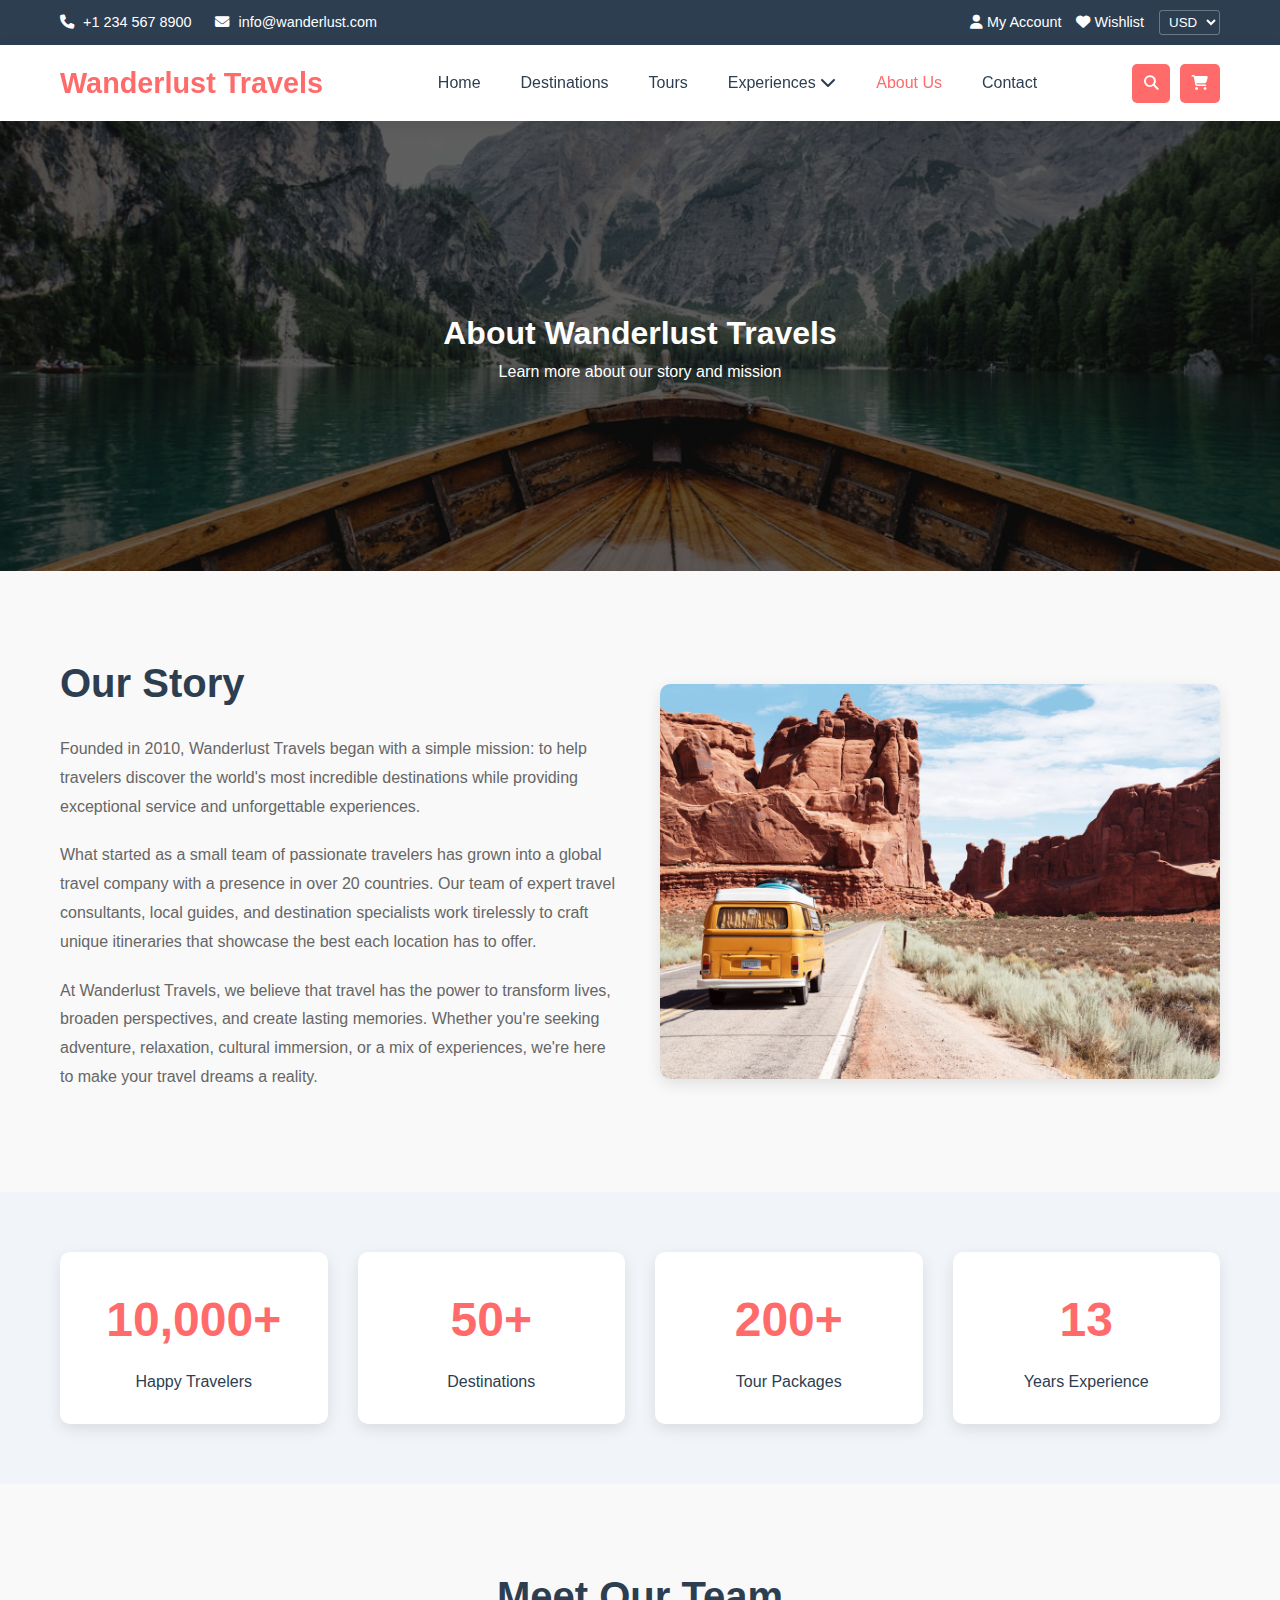
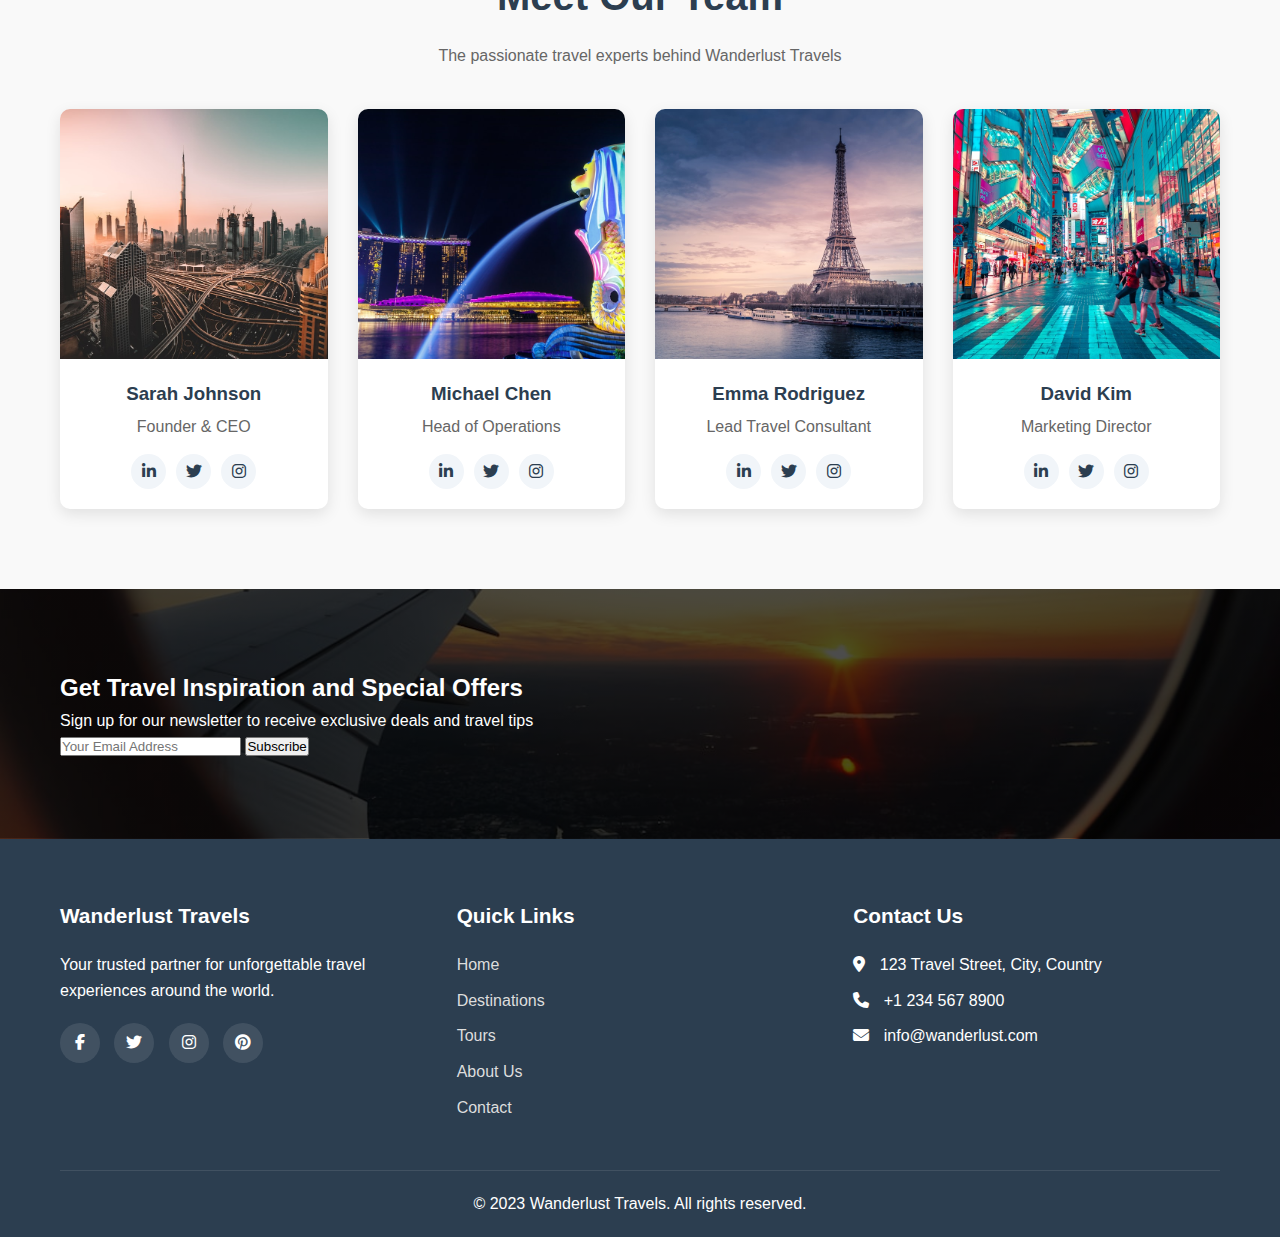
<file: about.html>
<!DOCTYPE html>
<html lang="en">
<head>
    <meta charset="UTF-8">
    <meta name="viewport" content="width=device-width, initial-scale=1.0">
    <title>About Us - Wanderlust Travels</title>
    <link rel="stylesheet" href="css/styles.css">
    <link rel="stylesheet" href="https://cdnjs.cloudflare.com/ajax/libs/font-awesome/6.4.0/css/all.min.css">
    <style>
        /* Additional styles specific to the about page */
        .about-hero {
            background: linear-gradient(rgba(0, 0, 0, 0.6), rgba(0, 0, 0, 0.6)), url('images/backgrounds/destinations-hero.jpg');
            background-size: cover;
            background-position: center;
            height: 50vh;
            display: flex;
            align-items: center;
            text-align: center;
            color: white;
        }

        .about-section {
            padding: 80px 0;
        }

        .about-content {
            display: grid;
            grid-template-columns: repeat(auto-fit, minmax(300px, 1fr));
            gap: 40px;
            align-items: center;
        }

        .about-text h2 {
            font-size: 2.5rem;
            margin-bottom: 20px;
            color: var(--dark-color);
        }

        .about-text p {
            margin-bottom: 20px;
            color: #666;
            line-height: 1.8;
        }

        .about-image {
            border-radius: 10px;
            overflow: hidden;
            box-shadow: var(--box-shadow);
        }

        .about-image img {
            width: 100%;
            height: auto;
            display: block;
        }

        .stats-section {
            background-color: #f1f5f9;
            padding: 60px 0;
        }

        .stats-grid {
            display: grid;
            grid-template-columns: repeat(auto-fit, minmax(200px, 1fr));
            gap: 30px;
            text-align: center;
        }

        .stat-item {
            background: white;
            padding: 30px 20px;
            border-radius: 10px;
            box-shadow: var(--box-shadow);
        }

        .stat-number {
            font-size: 3rem;
            font-weight: bold;
            color: var(--primary-color);
            margin-bottom: 10px;
        }

        .stat-text {
            color: var(--dark-color);
            font-weight: 500;
        }

        .team-section {
            padding: 80px 0;
        }

        .team-grid {
            display: grid;
            grid-template-columns: repeat(auto-fit, minmax(250px, 1fr));
            gap: 30px;
        }

        .team-member {
            background: white;
            border-radius: 10px;
            overflow: hidden;
            box-shadow: var(--box-shadow);
            text-align: center;
            transition: var(--transition);
        }

        .team-member:hover {
            transform: translateY(-10px);
        }

        .member-image {
            height: 250px;
            background-size: cover;
            background-position: center;
        }

        .member-info {
            padding: 20px;
        }

        .member-info h3 {
            margin-bottom: 5px;
            color: var(--dark-color);
        }

        .member-info p {
            color: #666;
            margin-bottom: 15px;
        }

        .member-social {
            display: flex;
            justify-content: center;
            gap: 10px;
        }

        .member-social a {
            display: inline-block;
            width: 35px;
            height: 35px;
            background: #f1f5f9;
            border-radius: 50%;
            line-height: 35px;
            color: var(--dark-color);
            transition: var(--transition);
        }

        .member-social a:hover {
            background: var(--primary-color);
            color: white;
        }

        @media (max-width: 768px) {
            .about-content {
                grid-template-columns: 1fr;
            }
        }
    </style>
</head>
<body>
    <header>
        <div class="top-header">
            <div class="container">
                <div class="contact-info">
                    <span><i class="fas fa-phone"></i> +1 234 567 8900</span>
                    <span><i class="fas fa-envelope"></i> info@wanderlust.com</span>
                </div>
                <div class="top-links">
                    <a href="#"><i class="fas fa-user"></i> My Account</a>
                    <a href="#"><i class="fas fa-heart"></i> Wishlist</a>
                    <select class="currency-select">
                        <option value="USD">USD</option>
                        <option value="EUR">EUR</option>
                        <option value="GBP">GBP</option>
                    </select>
                </div>
            </div>
        </div>
        <div class="main-header">
            <div class="container">
                <div class="logo">
                    <h1>Wanderlust Travels</h1>
                </div>
                <nav>
                    <ul>
                        <li><a href="index.html">Home</a></li>
                        <li><a href="destinations.html">Destinations</a></li>
                        <li><a href="tours.html">Tours</a></li>
                        <li class="dropdown">
                            <a href="#">Experiences <i class="fas fa-chevron-down"></i></a>
                            <div class="dropdown-content">
                                <a href="#">Adventure Tours</a>
                                <a href="#">Cultural Tours</a>
                                <a href="#">Beach Holidays</a>
                                <a href="#">City Breaks</a>
                            </div>
                        </li>
                        <li><a href="about.html" class="active">About Us</a></li>
                        <li><a href="contact.html">Contact</a></li>
                    </ul>
                </nav>
                <div class="header-buttons">
                    <a href="#" class="btn btn-small"><i class="fas fa-search"></i></a>
                    <a href="#" class="btn btn-small"><i class="fas fa-shopping-cart"></i></a>
                </div>
                <div class="mobile-menu">
                    <i class="fas fa-bars"></i>
                </div>
            </div>
        </div>
    </header>

    <section class="about-hero">
        <div class="container">
            <h1>About Wanderlust Travels</h1>
            <p>Learn more about our story and mission</p>
        </div>
    </section>

    <section class="about-section">
        <div class="container">
            <div class="about-content">
                <div class="about-text">
                    <h2>Our Story</h2>
                    <p>Founded in 2010, Wanderlust Travels began with a simple mission: to help travelers discover the world's most incredible destinations while providing exceptional service and unforgettable experiences.</p>
                    <p>What started as a small team of passionate travelers has grown into a global travel company with a presence in over 20 countries. Our team of expert travel consultants, local guides, and destination specialists work tirelessly to craft unique itineraries that showcase the best each location has to offer.</p>
                    <p>At Wanderlust Travels, we believe that travel has the power to transform lives, broaden perspectives, and create lasting memories. Whether you're seeking adventure, relaxation, cultural immersion, or a mix of experiences, we're here to make your travel dreams a reality.</p>
                </div>
                <div class="about-image">
                    <img src="images/backgrounds/hero-bg.jpg" alt="Wanderlust Travels Team">
                </div>
            </div>
        </div>
    </section>

    <section class="stats-section">
        <div class="container">
            <div class="stats-grid">
                <div class="stat-item">
                    <div class="stat-number">10,000+</div>
                    <div class="stat-text">Happy Travelers</div>
                </div>
                <div class="stat-item">
                    <div class="stat-number">50+</div>
                    <div class="stat-text">Destinations</div>
                </div>
                <div class="stat-item">
                    <div class="stat-number">200+</div>
                    <div class="stat-text">Tour Packages</div>
                </div>
                <div class="stat-item">
                    <div class="stat-number">13</div>
                    <div class="stat-text">Years Experience</div>
                </div>
            </div>
        </div>
    </section>

    <section class="team-section">
        <div class="container">
            <div class="section-header">
                <h2>Meet Our Team</h2>
                <p>The passionate travel experts behind Wanderlust Travels</p>
            </div>
            <div class="team-grid">
                <div class="team-member">
                    <div class="member-image" style="background-image: url('images/cities/dubai.jpg');"></div>
                    <div class="member-info">
                        <h3>Sarah Johnson</h3>
                        <p>Founder & CEO</p>
                        <div class="member-social">
                            <a href="#"><i class="fab fa-linkedin-in"></i></a>
                            <a href="#"><i class="fab fa-twitter"></i></a>
                            <a href="#"><i class="fab fa-instagram"></i></a>
                        </div>
                    </div>
                </div>
                <div class="team-member">
                    <div class="member-image" style="background-image: url('images/cities/singapore.jpg');"></div>
                    <div class="member-info">
                        <h3>Michael Chen</h3>
                        <p>Head of Operations</p>
                        <div class="member-social">
                            <a href="#"><i class="fab fa-linkedin-in"></i></a>
                            <a href="#"><i class="fab fa-twitter"></i></a>
                            <a href="#"><i class="fab fa-instagram"></i></a>
                        </div>
                    </div>
                </div>
                <div class="team-member">
                    <div class="member-image" style="background-image: url('images/cities/paris.jpg');"></div>
                    <div class="member-info">
                        <h3>Emma Rodriguez</h3>
                        <p>Lead Travel Consultant</p>
                        <div class="member-social">
                            <a href="#"><i class="fab fa-linkedin-in"></i></a>
                            <a href="#"><i class="fab fa-twitter"></i></a>
                            <a href="#"><i class="fab fa-instagram"></i></a>
                        </div>
                    </div>
                </div>
                <div class="team-member">
                    <div class="member-image" style="background-image: url('images/cities/tokyo.jpg');"></div>
                    <div class="member-info">
                        <h3>David Kim</h3>
                        <p>Marketing Director</p>
                        <div class="member-social">
                            <a href="#"><i class="fab fa-linkedin-in"></i></a>
                            <a href="#"><i class="fab fa-twitter"></i></a>
                            <a href="#"><i class="fab fa-instagram"></i></a>
                        </div>
                    </div>
                </div>
            </div>
        </div>
    </section>

    <section class="newsletter">
        <div class="container">
            <h2>Get Travel Inspiration and Special Offers</h2>
            <p>Sign up for our newsletter to receive exclusive deals and travel tips</p>
            <form>
                <input type="email" placeholder="Your Email Address">
                <button type="submit">Subscribe</button>
            </form>
        </div>
    </section>

    <footer>
        <div class="container">
            <div class="footer-content">
                <div class="footer-section about">
                    <h3>Wanderlust Travels</h3>
                    <p>Your trusted partner for unforgettable travel experiences around the world.</p>
                    <div class="social-links">
                        <a href="#"><i class="fab fa-facebook-f"></i></a>
                        <a href="#"><i class="fab fa-twitter"></i></a>
                        <a href="#"><i class="fab fa-instagram"></i></a>
                        <a href="#"><i class="fab fa-pinterest"></i></a>
                    </div>
                </div>
                <div class="footer-section links">
                    <h3>Quick Links</h3>
                    <ul>
                        <li><a href="index.html">Home</a></li>
                        <li><a href="destinations.html">Destinations</a></li>
                        <li><a href="tours.html">Tours</a></li>
                        <li><a href="about.html">About Us</a></li>
                        <li><a href="contact.html">Contact</a></li>
                    </ul>
                </div>
                <div class="footer-section contact">
                    <h3>Contact Us</h3>
                    <p><i class="fas fa-map-marker-alt"></i> 123 Travel Street, City, Country</p>
                    <p><i class="fas fa-phone"></i> +1 234 567 8900</p>
                    <p><i class="fas fa-envelope"></i> info@wanderlust.com</p>
                </div>
            </div>
            <div class="footer-bottom">
                <p>&copy; 2023 Wanderlust Travels. All rights reserved.</p>
            </div>
        </div>
    </footer>

    <script src="js/script.js"></script>
</body>
</html>
</file>
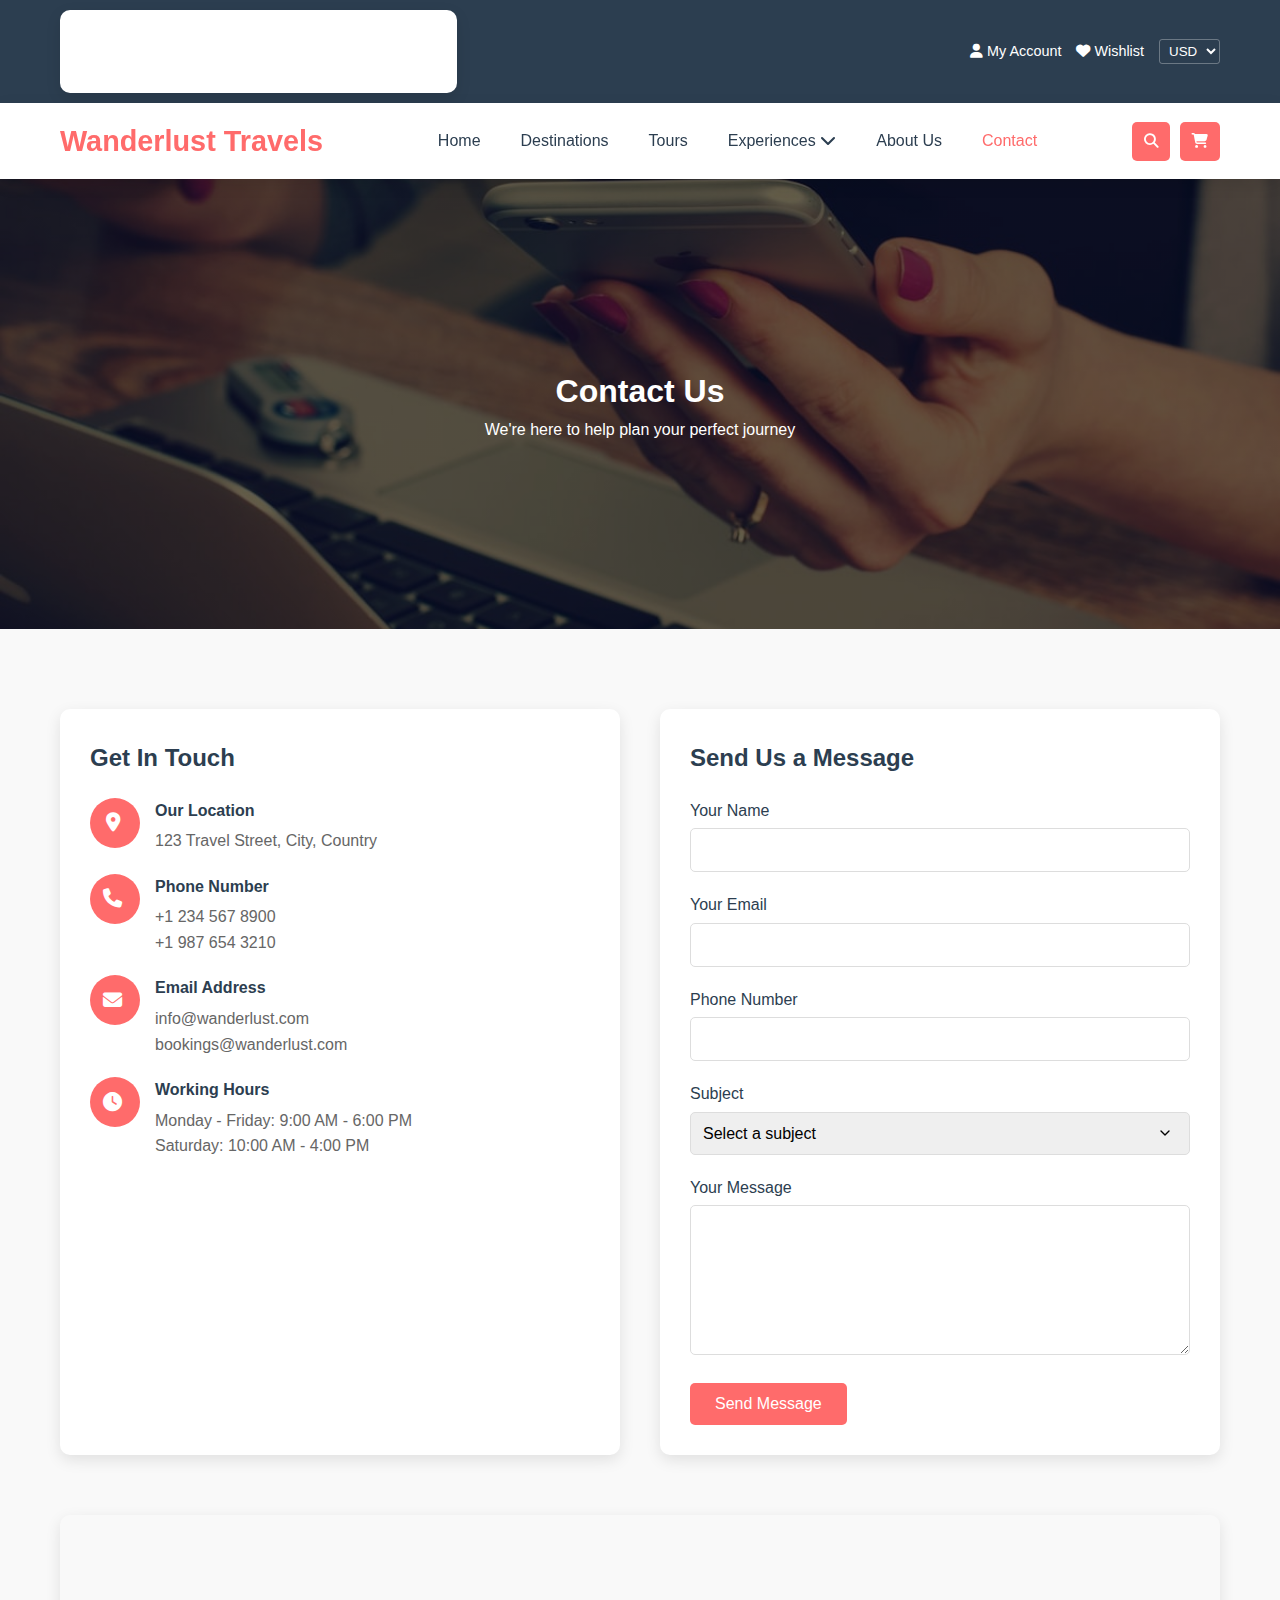
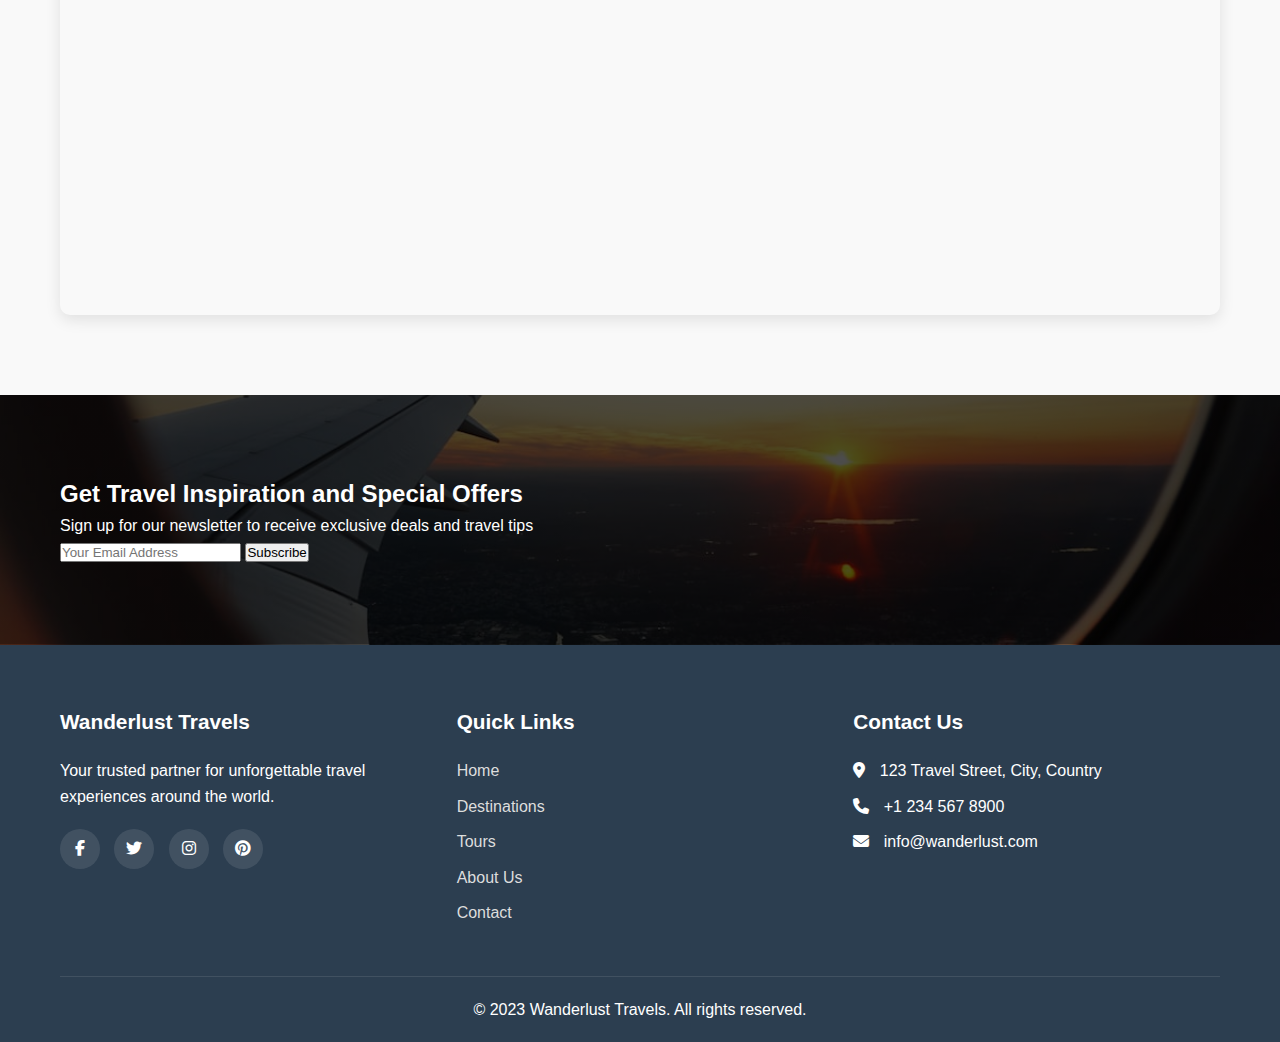
<file: contact.html>
<!DOCTYPE html>
<html lang="en">
<head>
    <meta charset="UTF-8">
    <meta name="viewport" content="width=device-width, initial-scale=1.0">
    <title>Contact Us - Wanderlust Travels</title>
    <link rel="stylesheet" href="css/styles.css">
    <link rel="stylesheet" href="https://cdnjs.cloudflare.com/ajax/libs/font-awesome/6.4.0/css/all.min.css">
    <style>
        /* Additional styles specific to the contact page */
        .contact-hero {
            background: linear-gradient(rgba(0, 0, 0, 0.6), rgba(0, 0, 0, 0.6)), url('images/backgrounds/contact-hero.jpg');
            background-size: cover;
            background-position: center;
            height: 50vh;
            display: flex;
            align-items: center;
            text-align: center;
            color: white;
        }

        .contact-container {
            padding: 80px 0;
        }

        .contact-grid {
            display: grid;
            grid-template-columns: repeat(auto-fit, minmax(300px, 1fr));
            gap: 40px;
        }

        .contact-info {
            background: white;
            padding: 30px;
            border-radius: 10px;
            box-shadow: var(--box-shadow);
        }

        .contact-info h3 {
            margin-bottom: 20px;
            color: var(--dark-color);
            font-size: 1.5rem;
        }

        .contact-detail {
            display: flex;
            margin-bottom: 20px;
        }

        .contact-icon {
            width: 50px;
            height: 50px;
            background: var(--primary-color);
            color: white;
            border-radius: 50%;
            display: flex;
            justify-content: center;
            align-items: center;
            margin-right: 15px;
            font-size: 1.2rem;
        }

        .contact-text h4 {
            margin-bottom: 5px;
            color: var(--dark-color);
        }

        .contact-text p {
            color: #666;
        }

        .contact-form {
            background: white;
            padding: 30px;
            border-radius: 10px;
            box-shadow: var(--box-shadow);
        }

        .contact-form h3 {
            margin-bottom: 20px;
            color: var(--dark-color);
            font-size: 1.5rem;
        }

        .form-group {
            margin-bottom: 20px;
        }

        .form-group label {
            display: block;
            margin-bottom: 5px;
            color: var(--dark-color);
        }

        .form-group input,
        .form-group textarea,
        .form-group select {
            width: 100%;
            padding: 12px;
            border: 1px solid #ddd;
            border-radius: 5px;
            font-size: 1rem;
            font-family: inherit;
        }

        .form-group textarea {
            height: 150px;
            resize: vertical;
        }

        .form-group select {
            appearance: none;
            background-image: url("data:image/svg+xml;charset=UTF-8,%3csvg xmlns='http://www.w3.org/2000/svg' viewBox='0 0 24 24' fill='none' stroke='currentColor' stroke-width='2' stroke-linecap='round' stroke-linejoin='round'%3e%3cpolyline points='6 9 12 15 18 9'%3e%3c/polyline%3e%3c/svg%3e");
            background-repeat: no-repeat;
            background-position: right 1rem center;
            background-size: 1em;
        }

        .submit-btn {
            background: var(--primary-color);
            color: white;
            border: none;
            padding: 12px 25px;
            border-radius: 5px;
            cursor: pointer;
            font-size: 1rem;
            transition: var(--transition);
        }

        .submit-btn:hover {
            background: #2980b9;
            transform: translateY(-3px);
        }

        .map-container {
            margin-top: 60px;
            border-radius: 10px;
            overflow: hidden;
            box-shadow: var(--box-shadow);
            height: 400px;
        }

        .map-container iframe {
            width: 100%;
            height: 100%;
            border: 0;
        }

        @media (max-width: 768px) {
            .contact-grid {
                grid-template-columns: 1fr;
            }
        }
    </style>
</head>
<body>
    <header>
        <div class="top-header">
            <div class="container">
                <div class="contact-info">
                    <span><i class="fas fa-phone"></i> +1 234 567 8900</span>
                    <span><i class="fas fa-envelope"></i> info@wanderlust.com</span>
                </div>
                <div class="top-links">
                    <a href="#"><i class="fas fa-user"></i> My Account</a>
                    <a href="#"><i class="fas fa-heart"></i> Wishlist</a>
                    <select class="currency-select">
                        <option value="USD">USD</option>
                        <option value="EUR">EUR</option>
                        <option value="GBP">GBP</option>
                    </select>
                </div>
            </div>
        </div>
        <div class="main-header">
            <div class="container">
                <div class="logo">
                    <h1>Wanderlust Travels</h1>
                </div>
                <nav>
                    <ul>
                        <li><a href="index.html">Home</a></li>
                        <li><a href="destinations.html">Destinations</a></li>
                        <li><a href="tours.html">Tours</a></li>
                        <li class="dropdown">
                            <a href="#">Experiences <i class="fas fa-chevron-down"></i></a>
                            <div class="dropdown-content">
                                <a href="#">Adventure Tours</a>
                                <a href="#">Cultural Tours</a>
                                <a href="#">Beach Holidays</a>
                                <a href="#">City Breaks</a>
                            </div>
                        </li>
                        <li><a href="about.html">About Us</a></li>
                        <li><a href="contact.html" class="active">Contact</a></li>
                    </ul>
                </nav>
                <div class="header-buttons">
                    <a href="#" class="btn btn-small"><i class="fas fa-search"></i></a>
                    <a href="#" class="btn btn-small"><i class="fas fa-shopping-cart"></i></a>
                </div>
                <div class="mobile-menu">
                    <i class="fas fa-bars"></i>
                </div>
            </div>
        </div>
    </header>

    <section class="contact-hero">
        <div class="container">
            <h1>Contact Us</h1>
            <p>We're here to help plan your perfect journey</p>
        </div>
    </section>

    <section class="contact-container">
        <div class="container">
            <div class="contact-grid">
                <div class="contact-info">
                    <h3>Get In Touch</h3>
                    
                    <div class="contact-detail">
                        <div class="contact-icon">
                            <i class="fas fa-map-marker-alt"></i>
                        </div>
                        <div class="contact-text">
                            <h4>Our Location</h4>
                            <p>123 Travel Street, City, Country</p>
                        </div>
                    </div>
                    
                    <div class="contact-detail">
                        <div class="contact-icon">
                            <i class="fas fa-phone"></i>
                        </div>
                        <div class="contact-text">
                            <h4>Phone Number</h4>
                            <p>+1 234 567 8900</p>
                            <p>+1 987 654 3210</p>
                        </div>
                    </div>
                    
                    <div class="contact-detail">
                        <div class="contact-icon">
                            <i class="fas fa-envelope"></i>
                        </div>
                        <div class="contact-text">
                            <h4>Email Address</h4>
                            <p>info@wanderlust.com</p>
                            <p>bookings@wanderlust.com</p>
                        </div>
                    </div>
                    
                    <div class="contact-detail">
                        <div class="contact-icon">
                            <i class="fas fa-clock"></i>
                        </div>
                        <div class="contact-text">
                            <h4>Working Hours</h4>
                            <p>Monday - Friday: 9:00 AM - 6:00 PM</p>
                            <p>Saturday: 10:00 AM - 4:00 PM</p>
                        </div>
                    </div>
                </div>
                
                <div class="contact-form">
                    <h3>Send Us a Message</h3>
                    <form id="contactForm">
                        <div class="form-group">
                            <label for="name">Your Name</label>
                            <input type="text" id="name" name="name" required>
                        </div>
                        
                        <div class="form-group">
                            <label for="email">Your Email</label>
                            <input type="email" id="email" name="email" required>
                        </div>
                        
                        <div class="form-group">
                            <label for="phone">Phone Number</label>
                            <input type="tel" id="phone" name="phone">
                        </div>
                        
                        <div class="form-group">
                            <label for="subject">Subject</label>
                            <select id="subject" name="subject" required>
                                <option value="">Select a subject</option>
                                <option value="booking">Tour Booking</option>
                                <option value="inquiry">General Inquiry</option>
                                <option value="feedback">Feedback</option>
                                <option value="support">Customer Support</option>
                            </select>
                        </div>
                        
                        <div class="form-group">
                            <label for="message">Your Message</label>
                            <textarea id="message" name="message" required></textarea>
                        </div>
                        
                        <button type="submit" class="submit-btn">Send Message</button>
                    </form>
                </div>
            </div>
            
            <div class="map-container">
                <iframe src="https://www.google.com/maps/embed?pb=!1m18!1m12!1m3!1d387193.30591910525!2d-74.25986548248684!3d40.697149422113014!2m3!1f0!2f0!3f0!3m2!1i1024!2i768!4f13.1!3m3!1m2!1s0x89c24fa5d33f083b%3A0xc80b8f06e177fe62!2sNew%20York%2C%20NY%2C%20USA!5e0!3m2!1sen!2s!4v1627309375571!5m2!1sen!2s" allowfullscreen="" loading="lazy"></iframe>
            </div>
        </div>
    </section>

    <section class="newsletter">
        <div class="container">
            <h2>Get Travel Inspiration and Special Offers</h2>
            <p>Sign up for our newsletter to receive exclusive deals and travel tips</p>
            <form>
                <input type="email" placeholder="Your Email Address">
                <button type="submit">Subscribe</button>
            </form>
        </div>
    </section>

    <footer>
        <div class="container">
            <div class="footer-content">
                <div class="footer-section about">
                    <h3>Wanderlust Travels</h3>
                    <p>Your trusted partner for unforgettable travel experiences around the world.</p>
                    <div class="social-links">
                        <a href="#"><i class="fab fa-facebook-f"></i></a>
                        <a href="#"><i class="fab fa-twitter"></i></a>
                        <a href="#"><i class="fab fa-instagram"></i></a>
                        <a href="#"><i class="fab fa-pinterest"></i></a>
                    </div>
                </div>
                <div class="footer-section links">
                    <h3>Quick Links</h3>
                    <ul>
                        <li><a href="index.html">Home</a></li>
                        <li><a href="destinations.html">Destinations</a></li>
                        <li><a href="tours.html">Tours</a></li>
                        <li><a href="about.html">About Us</a></li>
                        <li><a href="contact.html">Contact</a></li>
                    </ul>
                </div>
                <div class="footer-section contact">
                    <h3>Contact Us</h3>
                    <p><i class="fas fa-map-marker-alt"></i> 123 Travel Street, City, Country</p>
                    <p><i class="fas fa-phone"></i> +1 234 567 8900</p>
                    <p><i class="fas fa-envelope"></i> info@wanderlust.com</p>
                </div>
            </div>
            <div class="footer-bottom">
                <p>&copy; 2023 Wanderlust Travels. All rights reserved.</p>
            </div>
        </div>
    </footer>

    <script src="js/script.js"></script>
    <script>
        // Contact form submission
        document.addEventListener('DOMContentLoaded', function() {
            const contactForm = document.getElementById('contactForm');
            
            if (contactForm) {
                contactForm.addEventListener('submit', function(e) {
                    e.preventDefault();
                    
                    // Get form values
                    const name = document.getElementById('name').value;
                    const email = document.getElementById('email').value;
                    const subject = document.getElementById('subject').value;
                    
                    // Simple form validation
                    if (name && email && subject) {
                        // In a real application, this would send data to a server
                        alert(`Thank you for your message, ${name}!\nWe will get back to you soon at ${email}.`);
                        contactForm.reset();
                    } else {
                        alert('Please fill in all required fields.');
                    }
                });
            }
        });
    </script>
</body>
</html>
</file>
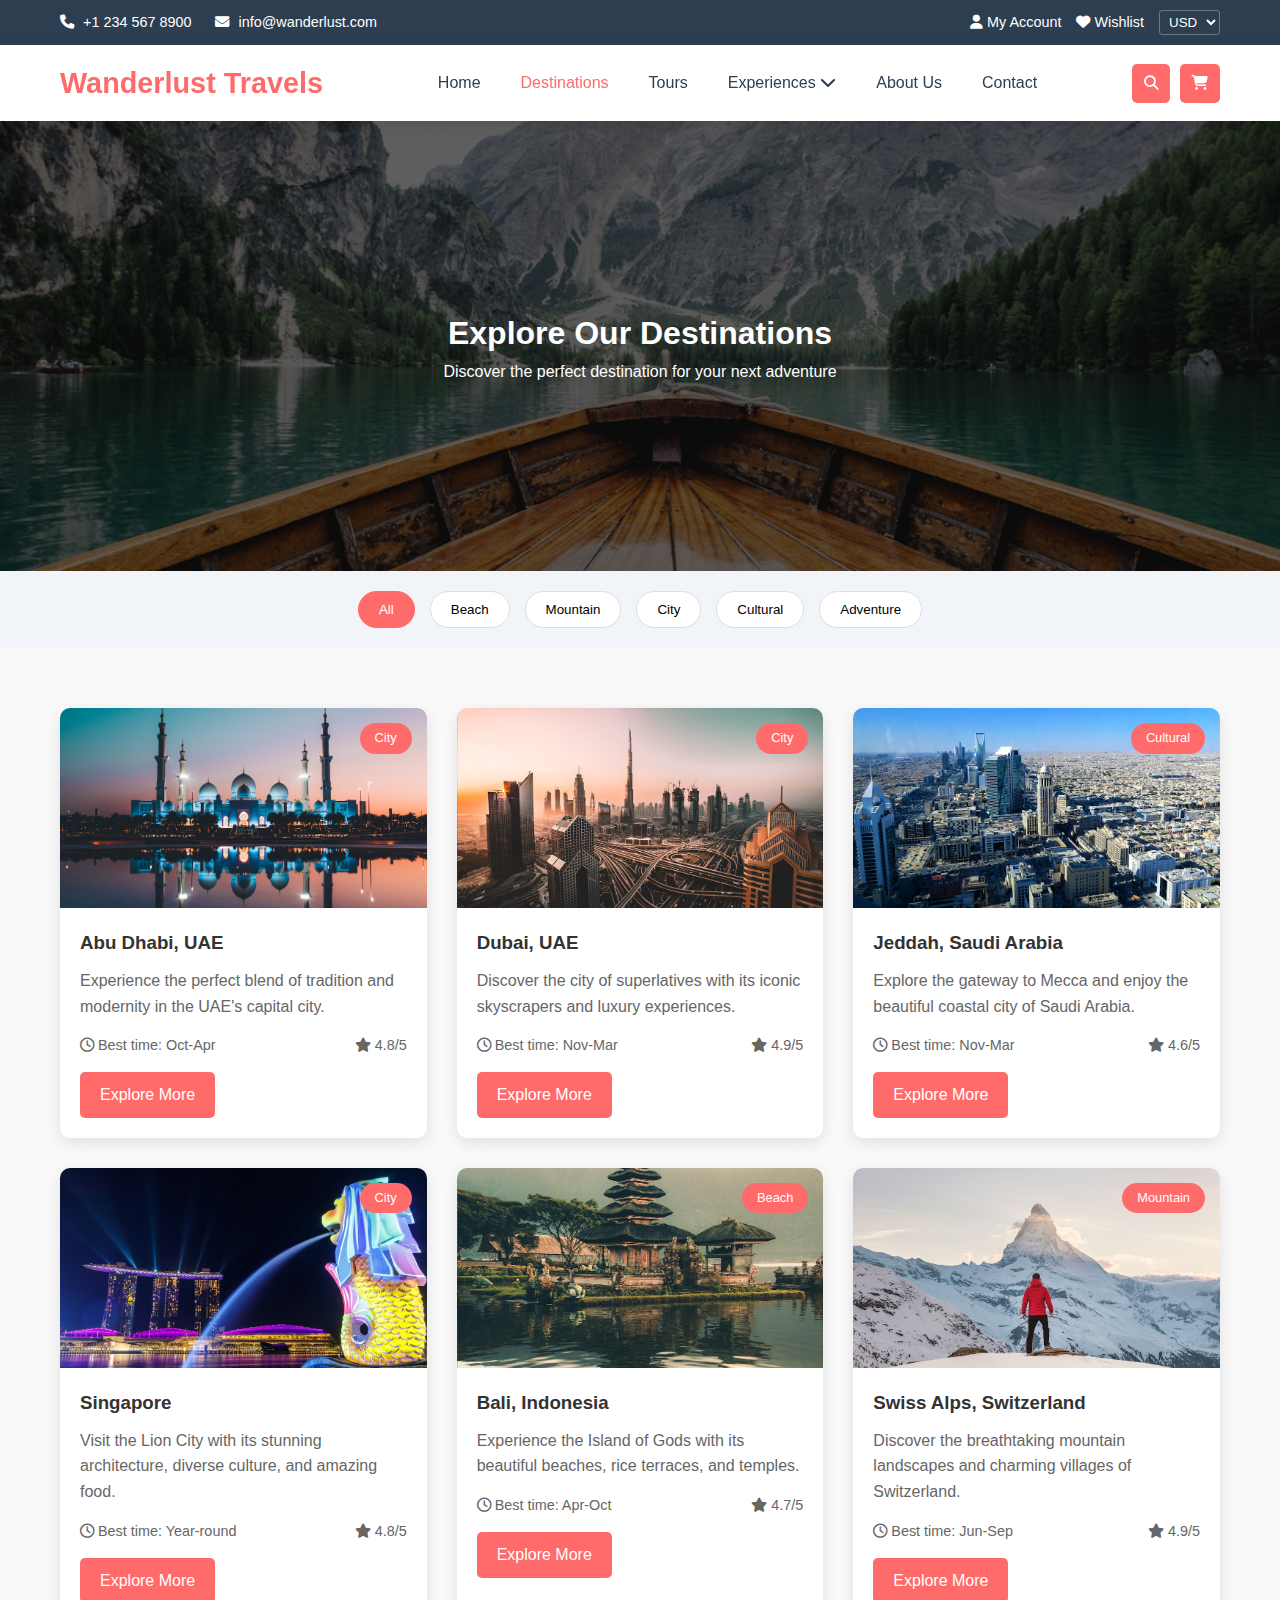
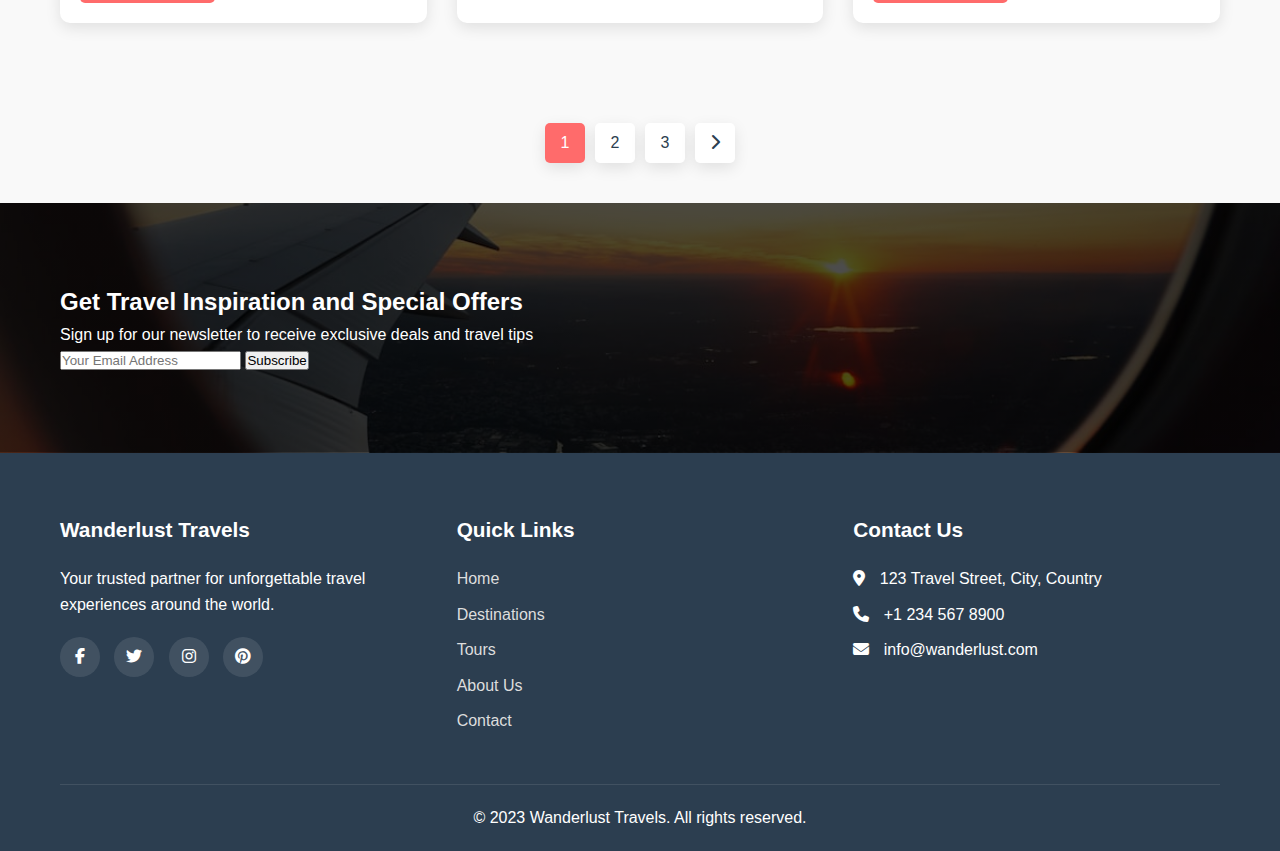
<file: destinations.html>
<!DOCTYPE html>
<html lang="en">
<head>
    <meta charset="UTF-8">
    <meta name="viewport" content="width=device-width, initial-scale=1.0">
    <title>Destinations - Wanderlust Travels</title>
    <link rel="stylesheet" href="css/styles.css">
    <link rel="stylesheet" href="https://cdnjs.cloudflare.com/ajax/libs/font-awesome/6.4.0/css/all.min.css">
    <style>
        /* Additional styles specific to the destinations page */
        .destinations-hero {
            background: linear-gradient(rgba(0, 0, 0, 0.6), rgba(0, 0, 0, 0.6)), url('images/backgrounds/destinations-hero.jpg');
            background-size: cover;
            background-position: center;
            height: 50vh;
            display: flex;
            align-items: center;
            text-align: center;
            color: white;
        }

        .filter-container {
            background: #f1f5f9;
            padding: 20px 0;
        }

        .filters {
            display: flex;
            justify-content: center;
            flex-wrap: wrap;
            gap: 15px;
        }

        .filter-btn {
            background: white;
            border: 1px solid #ddd;
            padding: 10px 20px;
            border-radius: 30px;
            cursor: pointer;
            transition: var(--transition);
        }

        .filter-btn:hover, .filter-btn.active {
            background: var(--primary-color);
            color: white;
            border-color: var(--primary-color);
        }

        .destinations-grid {
            display: grid;
            grid-template-columns: repeat(auto-fill, minmax(300px, 1fr));
            gap: 30px;
            padding: 60px 0;
        }

        .destination-card {
            border-radius: 10px;
            overflow: hidden;
            box-shadow: var(--box-shadow);
            transition: var(--transition);
            background: white;
        }

        .destination-card:hover {
            transform: translateY(-10px);
        }

        .destination-img {
            height: 200px;
            background-size: cover;
            background-position: center;
            position: relative;
        }

        .destination-category {
            position: absolute;
            top: 15px;
            right: 15px;
            background: var(--primary-color);
            color: white;
            padding: 5px 15px;
            border-radius: 20px;
            font-size: 0.8rem;
        }

        .destination-content {
            padding: 20px;
        }

        .destination-content h3 {
            margin-bottom: 10px;
        }

        .destination-content p {
            color: #666;
            margin-bottom: 15px;
        }

        .destination-meta {
            display: flex;
            justify-content: space-between;
            color: #666;
            font-size: 0.9rem;
            margin-bottom: 15px;
        }

        .pagination {
            display: flex;
            justify-content: center;
            margin: 40px 0;
        }

        .pagination a {
            display: inline-block;
            width: 40px;
            height: 40px;
            line-height: 40px;
            text-align: center;
            margin: 0 5px;
            border-radius: 5px;
            background: white;
            box-shadow: var(--box-shadow);
            transition: var(--transition);
        }

        .pagination a:hover, .pagination a.active {
            background: var(--primary-color);
            color: white;
        }
    </style>
</head>
<body>
    <header>
        <div class="top-header">
            <div class="container">
                <div class="contact-info">
                    <span><i class="fas fa-phone"></i> +1 234 567 8900</span>
                    <span><i class="fas fa-envelope"></i> info@wanderlust.com</span>
                </div>
                <div class="top-links">
                    <a href="#"><i class="fas fa-user"></i> My Account</a>
                    <a href="#"><i class="fas fa-heart"></i> Wishlist</a>
                    <select class="currency-select">
                        <option value="USD">USD</option>
                        <option value="EUR">EUR</option>
                        <option value="GBP">GBP</option>
                    </select>
                </div>
            </div>
        </div>
        <div class="main-header">
            <div class="container">
                <div class="logo">
                    <h1>Wanderlust Travels</h1>
                </div>
                <nav>
                    <ul>
                        <li><a href="index.html">Home</a></li>
                        <li><a href="destinations.html" class="active">Destinations</a></li>
                        <li><a href="tours.html">Tours</a></li>
                        <li class="dropdown">
                            <a href="#">Experiences <i class="fas fa-chevron-down"></i></a>
                            <div class="dropdown-content">
                                <a href="#">Adventure Tours</a>
                                <a href="#">Cultural Tours</a>
                                <a href="#">Beach Holidays</a>
                                <a href="#">City Breaks</a>
                            </div>
                        </li>
                        <li><a href="about.html">About Us</a></li>
                        <li><a href="contact.html">Contact</a></li>
                    </ul>
                </nav>
                <div class="header-buttons">
                    <a href="#" class="btn btn-small"><i class="fas fa-search"></i></a>
                    <a href="#" class="btn btn-small"><i class="fas fa-shopping-cart"></i></a>
                </div>
                <div class="mobile-menu">
                    <i class="fas fa-bars"></i>
                </div>
            </div>
        </div>
    </header>

    <section class="destinations-hero">
        <div class="container">
            <h1>Explore Our Destinations</h1>
            <p>Discover the perfect destination for your next adventure</p>
        </div>
    </section>

    <section class="filter-container">
        <div class="container">
            <div class="filters">
                <button class="filter-btn active">All</button>
                <button class="filter-btn">Beach</button>
                <button class="filter-btn">Mountain</button>
                <button class="filter-btn">City</button>
                <button class="filter-btn">Cultural</button>
                <button class="filter-btn">Adventure</button>
            </div>
        </div>
    </section>

    <section class="destinations-section">
        <div class="container">
            <div class="destinations-grid">
                <!-- Abu Dhabi -->
                <div class="destination-card">
                    <div class="destination-img" style="background-image: url('images/cities/abu-dhabi.jpg');">
                        <span class="destination-category">City</span>
                    </div>
                    <div class="destination-content">
                        <h3>Abu Dhabi, UAE</h3>
                        <p>Experience the perfect blend of tradition and modernity in the UAE's capital city.</p>
                        <div class="destination-meta">
                            <span><i class="far fa-clock"></i> Best time: Oct-Apr</span>
                            <span><i class="fas fa-star"></i> 4.8/5</span>
                        </div>
                        <a href="#" class="btn">Explore More</a>
                    </div>
                </div>

                <!-- Dubai -->
                <div class="destination-card">
                    <div class="destination-img" style="background-image: url('images/cities/dubai.jpg');">
                        <span class="destination-category">City</span>
                    </div>
                    <div class="destination-content">
                        <h3>Dubai, UAE</h3>
                        <p>Discover the city of superlatives with its iconic skyscrapers and luxury experiences.</p>
                        <div class="destination-meta">
                            <span><i class="far fa-clock"></i> Best time: Nov-Mar</span>
                            <span><i class="fas fa-star"></i> 4.9/5</span>
                        </div>
                        <a href="#" class="btn">Explore More</a>
                    </div>
                </div>

                <!-- Jeddah -->
                <div class="destination-card">
                    <div class="destination-img" style="background-image: url('images/cities/jeddah.jpg');">
                        <span class="destination-category">Cultural</span>
                    </div>
                    <div class="destination-content">
                        <h3>Jeddah, Saudi Arabia</h3>
                        <p>Explore the gateway to Mecca and enjoy the beautiful coastal city of Saudi Arabia.</p>
                        <div class="destination-meta">
                            <span><i class="far fa-clock"></i> Best time: Nov-Mar</span>
                            <span><i class="fas fa-star"></i> 4.6/5</span>
                        </div>
                        <a href="#" class="btn">Explore More</a>
                    </div>
                </div>

                <!-- Singapore -->
                <div class="destination-card">
                    <div class="destination-img" style="background-image: url('images/cities/singapore.jpg');">
                        <span class="destination-category">City</span>
                    </div>
                    <div class="destination-content">
                        <h3>Singapore</h3>
                        <p>Visit the Lion City with its stunning architecture, diverse culture, and amazing food.</p>
                        <div class="destination-meta">
                            <span><i class="far fa-clock"></i> Best time: Year-round</span>
                            <span><i class="fas fa-star"></i> 4.8/5</span>
                        </div>
                        <a href="#" class="btn">Explore More</a>
                    </div>
                </div>

                <!-- Bali -->
                <div class="destination-card">
                    <div class="destination-img" style="background-image: url('images/cities/bali.jpg');">
                        <span class="destination-category">Beach</span>
                    </div>
                    <div class="destination-content">
                        <h3>Bali, Indonesia</h3>
                        <p>Experience the Island of Gods with its beautiful beaches, rice terraces, and temples.</p>
                        <div class="destination-meta">
                            <span><i class="far fa-clock"></i> Best time: Apr-Oct</span>
                            <span><i class="fas fa-star"></i> 4.7/5</span>
                        </div>
                        <a href="#" class="btn">Explore More</a>
                    </div>
                </div>

                <!-- Swiss Alps -->
                <div class="destination-card">
                    <div class="destination-img" style="background-image: url('images/cities/swiss-alps.jpg');">
                        <span class="destination-category">Mountain</span>
                    </div>
                    <div class="destination-content">
                        <h3>Swiss Alps, Switzerland</h3>
                        <p>Discover the breathtaking mountain landscapes and charming villages of Switzerland.</p>
                        <div class="destination-meta">
                            <span><i class="far fa-clock"></i> Best time: Jun-Sep</span>
                            <span><i class="fas fa-star"></i> 4.9/5</span>
                        </div>
                        <a href="#" class="btn">Explore More</a>
                    </div>
                </div>
            </div>

            <div class="pagination">
                <a href="#" class="active">1</a>
                <a href="#">2</a>
                <a href="#">3</a>
                <a href="#"><i class="fas fa-chevron-right"></i></a>
            </div>
        </div>
    </section>

    <section class="newsletter">
        <div class="container">
            <h2>Get Travel Inspiration and Special Offers</h2>
            <p>Sign up for our newsletter to receive exclusive deals and travel tips</p>
            <form>
                <input type="email" placeholder="Your Email Address">
                <button type="submit">Subscribe</button>
            </form>
        </div>
    </section>

    <footer>
        <div class="container">
            <div class="footer-content">
                <div class="footer-section about">
                    <h3>Wanderlust Travels</h3>
                    <p>Your trusted partner for unforgettable travel experiences around the world.</p>
                    <div class="social-links">
                        <a href="#"><i class="fab fa-facebook-f"></i></a>
                        <a href="#"><i class="fab fa-twitter"></i></a>
                        <a href="#"><i class="fab fa-instagram"></i></a>
                        <a href="#"><i class="fab fa-pinterest"></i></a>
                    </div>
                </div>
                <div class="footer-section links">
                    <h3>Quick Links</h3>
                    <ul>
                        <li><a href="index.html">Home</a></li>
                        <li><a href="destinations.html">Destinations</a></li>
                        <li><a href="tours.html">Tours</a></li>
                        <li><a href="about.html">About Us</a></li>
                        <li><a href="contact.html">Contact</a></li>
                    </ul>
                </div>
                <div class="footer-section contact">
                    <h3>Contact Us</h3>
                    <p><i class="fas fa-map-marker-alt"></i> 123 Travel Street, City, Country</p>
                    <p><i class="fas fa-phone"></i> +1 234 567 8900</p>
                    <p><i class="fas fa-envelope"></i> info@wanderlust.com</p>
                </div>
            </div>
            <div class="footer-bottom">
                <p>&copy; 2023 Wanderlust Travels. All rights reserved.</p>
            </div>
        </div>
    </footer>

    <script src="js/script.js"></script>
    <script>
        // Filter functionality
        document.addEventListener('DOMContentLoaded', function() {
            const filterBtns = document.querySelectorAll('.filter-btn');
            
            filterBtns.forEach(btn => {
                btn.addEventListener('click', function() {
                    // Remove active class from all buttons
                    filterBtns.forEach(b => b.classList.remove('active'));
                    
                    // Add active class to clicked button
                    this.classList.add('active');
                    
                    // Get filter value
                    const filter = this.textContent;
                    
                    // Get all destination cards
                    const cards = document.querySelectorAll('.destination-card');
                    
                    // Filter cards based on category
                    cards.forEach(card => {
                        const category = card.querySelector('.destination-category').textContent;
                        
                        if (filter === 'All' || filter === category) {
                            card.style.display = 'block';
                        } else {
                            card.style.display = 'none';
                        }
                    });
                });
            });
        });
    </script>
</body>
</html>
</file>
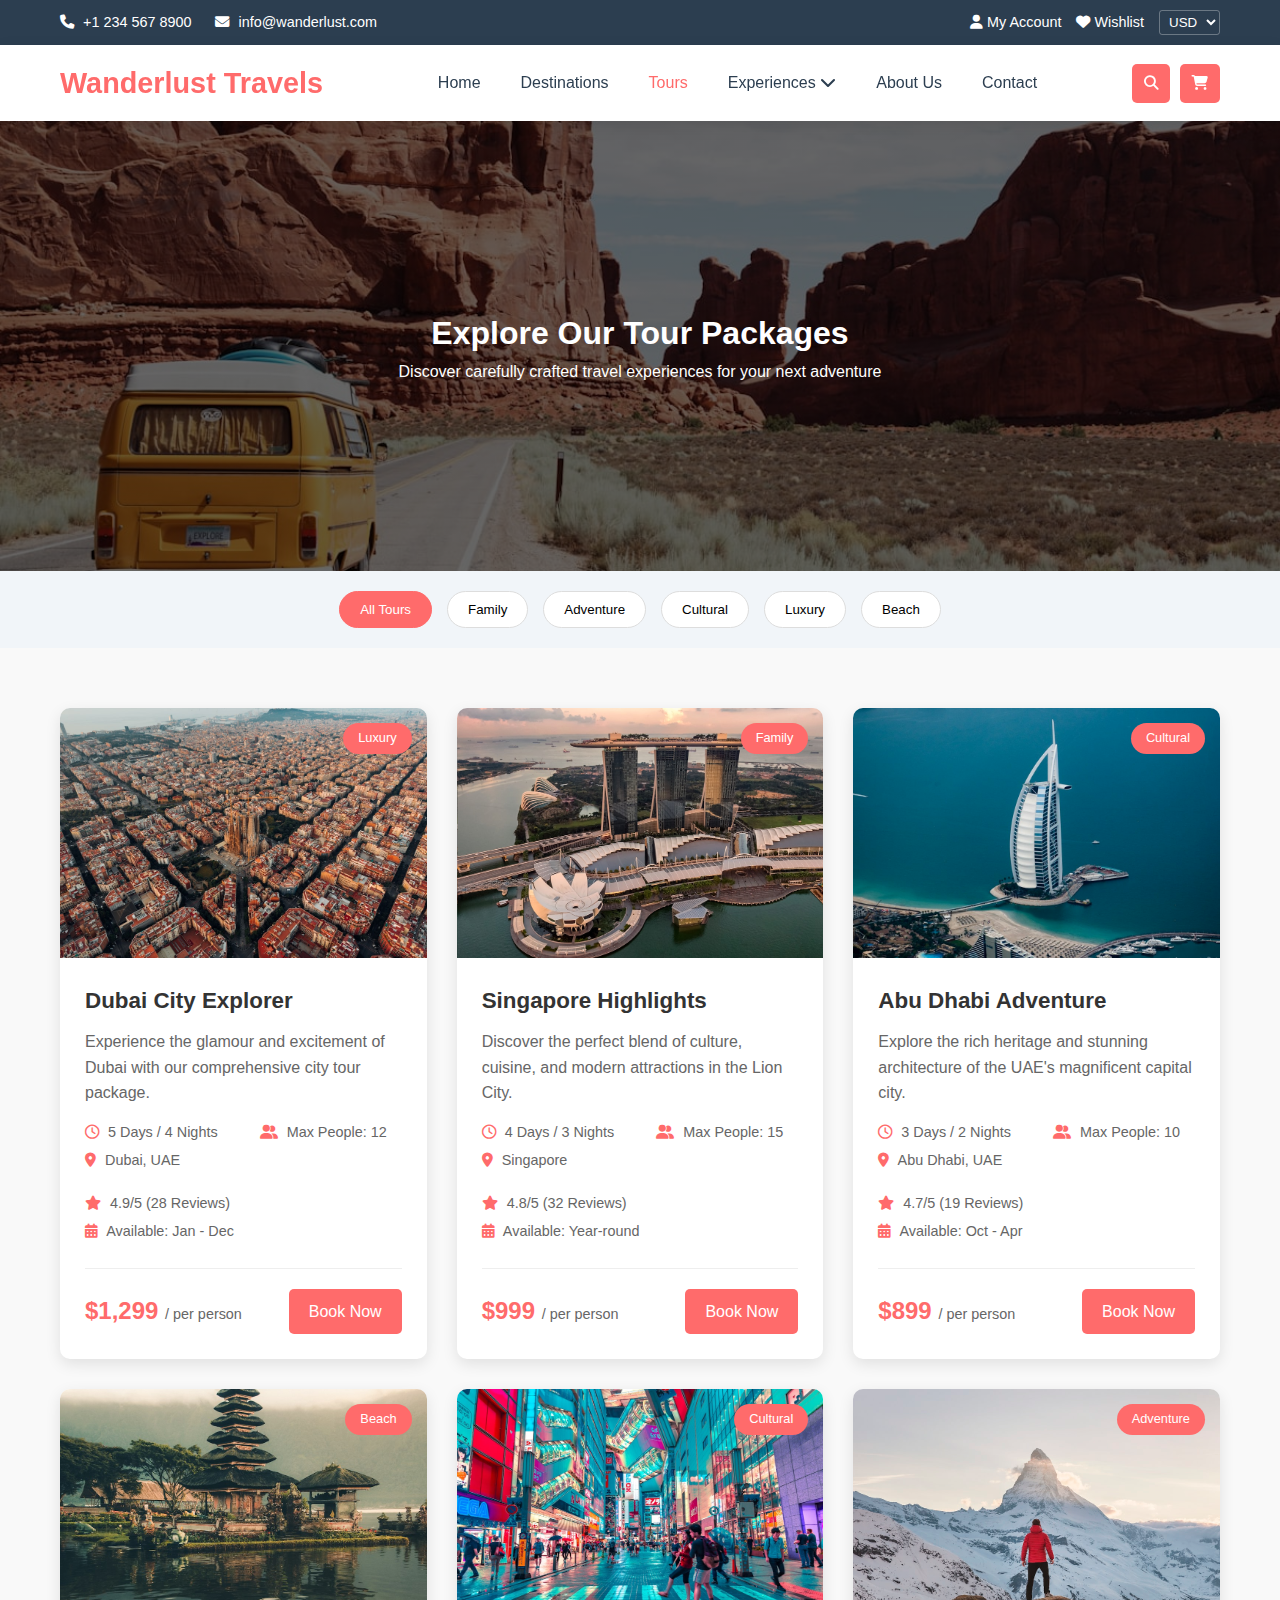
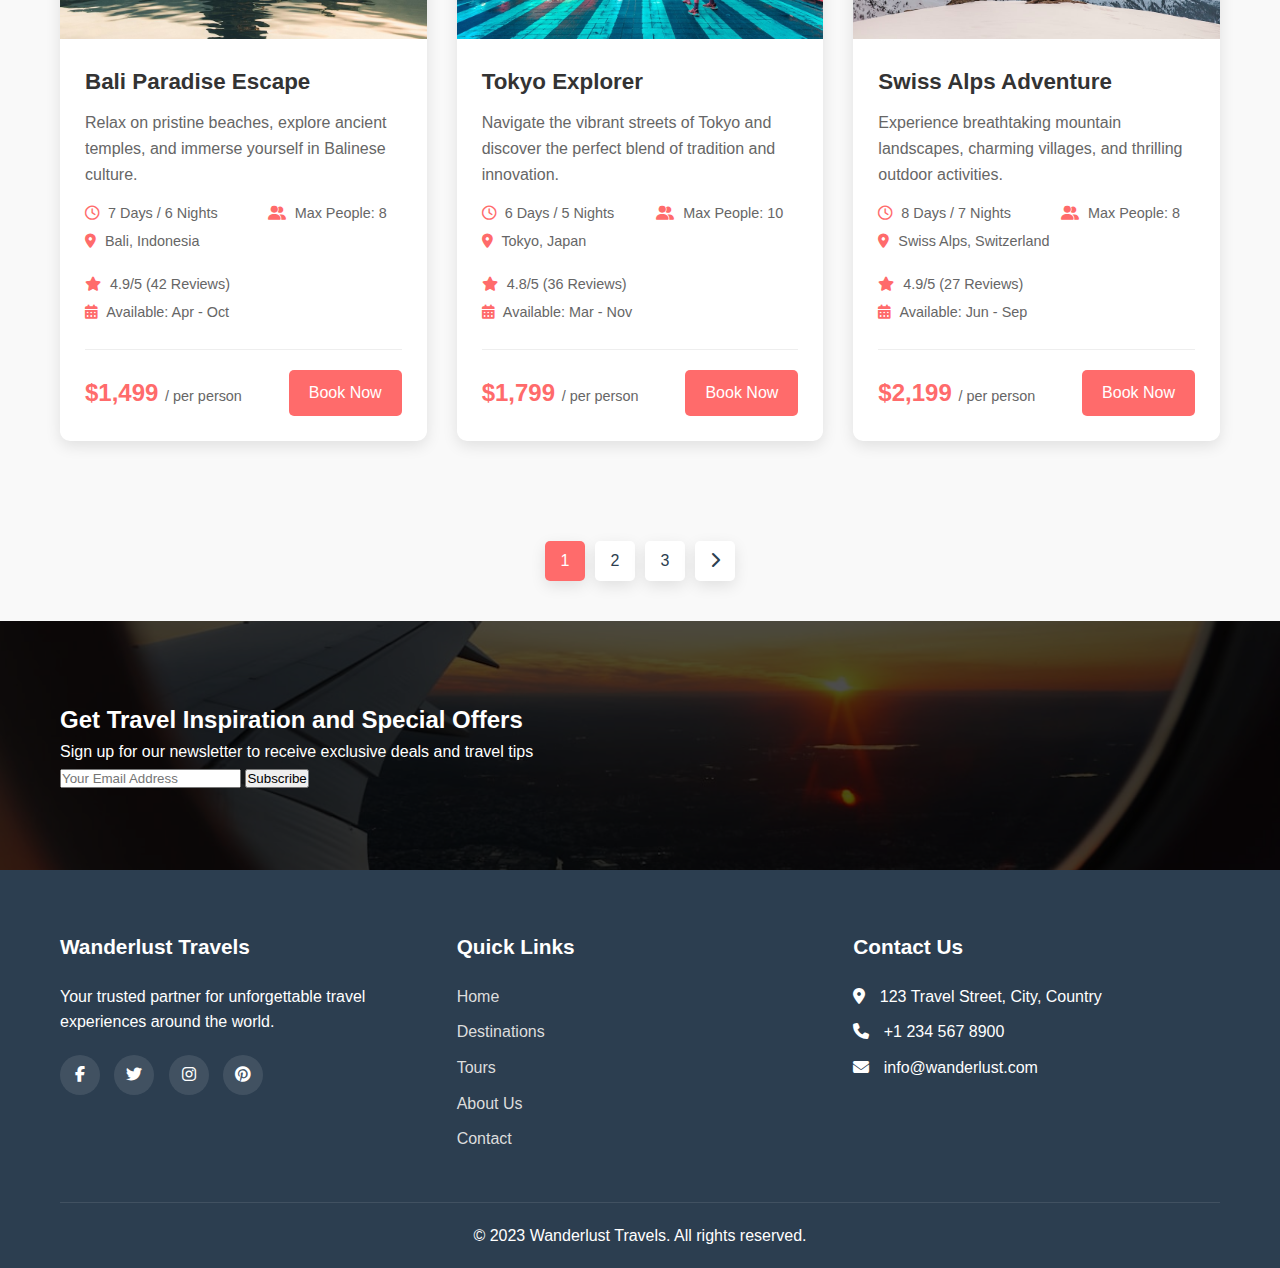
<file: tours.html>
<!DOCTYPE html>
<html lang="en">
<head>
    <meta charset="UTF-8">
    <meta name="viewport" content="width=device-width, initial-scale=1.0">
    <title>Tours - Wanderlust Travels</title>
    <link rel="stylesheet" href="css/styles.css">
    <link rel="stylesheet" href="https://cdnjs.cloudflare.com/ajax/libs/font-awesome/6.4.0/css/all.min.css">
    <style>
        /* Additional styles specific to the tours page */
        .tours-hero {
            background: linear-gradient(rgba(0, 0, 0, 0.6), rgba(0, 0, 0, 0.6)), url('images/backgrounds/hero-bg.jpg');
            background-size: cover;
            background-position: center;
            height: 50vh;
            display: flex;
            align-items: center;
            text-align: center;
            color: white;
        }

        .filter-container {
            background: #f1f5f9;
            padding: 20px 0;
        }

        .filters {
            display: flex;
            justify-content: center;
            flex-wrap: wrap;
            gap: 15px;
        }

        .filter-btn {
            background: white;
            border: 1px solid #ddd;
            padding: 10px 20px;
            border-radius: 30px;
            cursor: pointer;
            transition: var(--transition);
        }

        .filter-btn:hover, .filter-btn.active {
            background: var(--primary-color);
            color: white;
            border-color: var(--primary-color);
        }

        .tours-grid {
            display: grid;
            grid-template-columns: repeat(auto-fill, minmax(300px, 1fr));
            gap: 30px;
            padding: 60px 0;
        }

        .tour-card-large {
            background: white;
            border-radius: 10px;
            overflow: hidden;
            box-shadow: var(--box-shadow);
            transition: var(--transition);
        }

        .tour-card-large:hover {
            transform: translateY(-10px);
        }

        .tour-image-large {
            height: 250px;
            background-size: cover;
            background-position: center;
            position: relative;
        }

        .tour-category {
            position: absolute;
            top: 15px;
            right: 15px;
            background: var(--primary-color);
            color: white;
            padding: 5px 15px;
            border-radius: 20px;
            font-size: 0.8rem;
        }

        .tour-content-large {
            padding: 25px;
        }

        .tour-content-large h3 {
            margin-bottom: 10px;
            font-size: 1.4rem;
        }

        .tour-content-large p {
            color: #666;
            margin-bottom: 15px;
        }

        .tour-meta {
            display: flex;
            justify-content: space-between;
            color: #666;
            font-size: 0.9rem;
            margin-bottom: 15px;
            flex-wrap: wrap;
        }

        .tour-meta span {
            margin-right: 15px;
            margin-bottom: 5px;
        }

        .tour-meta i {
            color: var(--primary-color);
            margin-right: 5px;
        }

        .tour-price {
            display: flex;
            justify-content: space-between;
            align-items: center;
            margin-top: 20px;
            padding-top: 20px;
            border-top: 1px solid #eee;
        }

        .price-value {
            font-size: 1.5rem;
            font-weight: bold;
            color: var(--primary-color);
        }

        .price-value small {
            font-size: 0.9rem;
            color: #666;
            font-weight: normal;
        }

        .pagination {
            display: flex;
            justify-content: center;
            margin: 40px 0;
        }

        .pagination a {
            display: inline-block;
            width: 40px;
            height: 40px;
            line-height: 40px;
            text-align: center;
            margin: 0 5px;
            border-radius: 5px;
            background: white;
            box-shadow: var(--box-shadow);
            transition: var(--transition);
        }

        .pagination a:hover, .pagination a.active {
            background: var(--primary-color);
            color: white;
        }

        @media (max-width: 768px) {
            .tour-price {
                flex-direction: column;
                align-items: flex-start;
                gap: 15px;
            }
        }
    </style>
</head>
<body>
    <header>
        <div class="top-header">
            <div class="container">
                <div class="contact-info">
                    <span><i class="fas fa-phone"></i> +1 234 567 8900</span>
                    <span><i class="fas fa-envelope"></i> info@wanderlust.com</span>
                </div>
                <div class="top-links">
                    <a href="#"><i class="fas fa-user"></i> My Account</a>
                    <a href="#"><i class="fas fa-heart"></i> Wishlist</a>
                    <select class="currency-select">
                        <option value="USD">USD</option>
                        <option value="EUR">EUR</option>
                        <option value="GBP">GBP</option>
                    </select>
                </div>
            </div>
        </div>
        <div class="main-header">
            <div class="container">
                <div class="logo">
                    <h1>Wanderlust Travels</h1>
                </div>
                <nav>
                    <ul>
                        <li><a href="index.html">Home</a></li>
                        <li><a href="destinations.html">Destinations</a></li>
                        <li><a href="tours.html" class="active">Tours</a></li>
                        <li class="dropdown">
                            <a href="#">Experiences <i class="fas fa-chevron-down"></i></a>
                            <div class="dropdown-content">
                                <a href="#">Adventure Tours</a>
                                <a href="#">Cultural Tours</a>
                                <a href="#">Beach Holidays</a>
                                <a href="#">City Breaks</a>
                            </div>
                        </li>
                        <li><a href="about.html">About Us</a></li>
                        <li><a href="contact.html">Contact</a></li>
                    </ul>
                </nav>
                <div class="header-buttons">
                    <a href="#" class="btn btn-small"><i class="fas fa-search"></i></a>
                    <a href="#" class="btn btn-small"><i class="fas fa-shopping-cart"></i></a>
                </div>
                <div class="mobile-menu">
                    <i class="fas fa-bars"></i>
                </div>
            </div>
        </div>
    </header>

    <section class="tours-hero">
        <div class="container">
            <h1>Explore Our Tour Packages</h1>
            <p>Discover carefully crafted travel experiences for your next adventure</p>
        </div>
    </section>

    <section class="filter-container">
        <div class="container">
            <div class="filters">
                <button class="filter-btn active">All Tours</button>
                <button class="filter-btn">Family</button>
                <button class="filter-btn">Adventure</button>
                <button class="filter-btn">Cultural</button>
                <button class="filter-btn">Luxury</button>
                <button class="filter-btn">Beach</button>
            </div>
        </div>
    </section>

    <section class="tours-section">
        <div class="container">
            <div class="tours-grid">
                <!-- Dubai Tour -->
                <div class="tour-card-large">
                    <div class="tour-image-large" style="background-image: url('images/tours/dubai-tour.jpg');">
                        <span class="tour-category">Luxury</span>
                    </div>
                    <div class="tour-content-large">
                        <h3>Dubai City Explorer</h3>
                        <p>Experience the glamour and excitement of Dubai with our comprehensive city tour package.</p>
                        <div class="tour-meta">
                            <span><i class="far fa-clock"></i> 5 Days / 4 Nights</span>
                            <span><i class="fas fa-user-friends"></i> Max People: 12</span>
                            <span><i class="fas fa-map-marker-alt"></i> Dubai, UAE</span>
                        </div>
                        <div class="tour-meta">
                            <span><i class="fas fa-star"></i> 4.9/5 (28 Reviews)</span>
                            <span><i class="fas fa-calendar-alt"></i> Available: Jan - Dec</span>
                        </div>
                        <div class="tour-price">
                            <div class="price-value">
                                $1,299 <small>/ per person</small>
                            </div>
                            <a href="#" class="btn">Book Now</a>
                        </div>
                    </div>
                </div>

                <!-- Singapore Tour -->
                <div class="tour-card-large">
                    <div class="tour-image-large" style="background-image: url('images/tours/singapore-tour.jpg');">
                        <span class="tour-category">Family</span>
                    </div>
                    <div class="tour-content-large">
                        <h3>Singapore Highlights</h3>
                        <p>Discover the perfect blend of culture, cuisine, and modern attractions in the Lion City.</p>
                        <div class="tour-meta">
                            <span><i class="far fa-clock"></i> 4 Days / 3 Nights</span>
                            <span><i class="fas fa-user-friends"></i> Max People: 15</span>
                            <span><i class="fas fa-map-marker-alt"></i> Singapore</span>
                        </div>
                        <div class="tour-meta">
                            <span><i class="fas fa-star"></i> 4.8/5 (32 Reviews)</span>
                            <span><i class="fas fa-calendar-alt"></i> Available: Year-round</span>
                        </div>
                        <div class="tour-price">
                            <div class="price-value">
                                $999 <small>/ per person</small>
                            </div>
                            <a href="#" class="btn">Book Now</a>
                        </div>
                    </div>
                </div>

                <!-- Abu Dhabi Tour -->
                <div class="tour-card-large">
                    <div class="tour-image-large" style="background-image: url('images/tours/abu-dhabi-tour.jpg');">
                        <span class="tour-category">Cultural</span>
                    </div>
                    <div class="tour-content-large">
                        <h3>Abu Dhabi Adventure</h3>
                        <p>Explore the rich heritage and stunning architecture of the UAE's magnificent capital city.</p>
                        <div class="tour-meta">
                            <span><i class="far fa-clock"></i> 3 Days / 2 Nights</span>
                            <span><i class="fas fa-user-friends"></i> Max People: 10</span>
                            <span><i class="fas fa-map-marker-alt"></i> Abu Dhabi, UAE</span>
                        </div>
                        <div class="tour-meta">
                            <span><i class="fas fa-star"></i> 4.7/5 (19 Reviews)</span>
                            <span><i class="fas fa-calendar-alt"></i> Available: Oct - Apr</span>
                        </div>
                        <div class="tour-price">
                            <div class="price-value">
                                $899 <small>/ per person</small>
                            </div>
                            <a href="#" class="btn">Book Now</a>
                        </div>
                    </div>
                </div>

                <!-- Bali Tour -->
                <div class="tour-card-large">
                    <div class="tour-image-large" style="background-image: url('images/cities/bali.jpg');">
                        <span class="tour-category">Beach</span>
                    </div>
                    <div class="tour-content-large">
                        <h3>Bali Paradise Escape</h3>
                        <p>Relax on pristine beaches, explore ancient temples, and immerse yourself in Balinese culture.</p>
                        <div class="tour-meta">
                            <span><i class="far fa-clock"></i> 7 Days / 6 Nights</span>
                            <span><i class="fas fa-user-friends"></i> Max People: 8</span>
                            <span><i class="fas fa-map-marker-alt"></i> Bali, Indonesia</span>
                        </div>
                        <div class="tour-meta">
                            <span><i class="fas fa-star"></i> 4.9/5 (42 Reviews)</span>
                            <span><i class="fas fa-calendar-alt"></i> Available: Apr - Oct</span>
                        </div>
                        <div class="tour-price">
                            <div class="price-value">
                                $1,499 <small>/ per person</small>
                            </div>
                            <a href="#" class="btn">Book Now</a>
                        </div>
                    </div>
                </div>

                <!-- Tokyo Tour -->
                <div class="tour-card-large">
                    <div class="tour-image-large" style="background-image: url('images/cities/tokyo.jpg');">
                        <span class="tour-category">Cultural</span>
                    </div>
                    <div class="tour-content-large">
                        <h3>Tokyo Explorer</h3>
                        <p>Navigate the vibrant streets of Tokyo and discover the perfect blend of tradition and innovation.</p>
                        <div class="tour-meta">
                            <span><i class="far fa-clock"></i> 6 Days / 5 Nights</span>
                            <span><i class="fas fa-user-friends"></i> Max People: 10</span>
                            <span><i class="fas fa-map-marker-alt"></i> Tokyo, Japan</span>
                        </div>
                        <div class="tour-meta">
                            <span><i class="fas fa-star"></i> 4.8/5 (36 Reviews)</span>
                            <span><i class="fas fa-calendar-alt"></i> Available: Mar - Nov</span>
                        </div>
                        <div class="tour-price">
                            <div class="price-value">
                                $1,799 <small>/ per person</small>
                            </div>
                            <a href="#" class="btn">Book Now</a>
                        </div>
                    </div>
                </div>

                <!-- Swiss Alps Tour -->
                <div class="tour-card-large">
                    <div class="tour-image-large" style="background-image: url('images/cities/swiss-alps.jpg');">
                        <span class="tour-category">Adventure</span>
                    </div>
                    <div class="tour-content-large">
                        <h3>Swiss Alps Adventure</h3>
                        <p>Experience breathtaking mountain landscapes, charming villages, and thrilling outdoor activities.</p>
                        <div class="tour-meta">
                            <span><i class="far fa-clock"></i> 8 Days / 7 Nights</span>
                            <span><i class="fas fa-user-friends"></i> Max People: 8</span>
                            <span><i class="fas fa-map-marker-alt"></i> Swiss Alps, Switzerland</span>
                        </div>
                        <div class="tour-meta">
                            <span><i class="fas fa-star"></i> 4.9/5 (27 Reviews)</span>
                            <span><i class="fas fa-calendar-alt"></i> Available: Jun - Sep</span>
                        </div>
                        <div class="tour-price">
                            <div class="price-value">
                                $2,199 <small>/ per person</small>
                            </div>
                            <a href="#" class="btn">Book Now</a>
                        </div>
                    </div>
                </div>
            </div>

            <div class="pagination">
                <a href="#" class="active">1</a>
                <a href="#">2</a>
                <a href="#">3</a>
                <a href="#"><i class="fas fa-chevron-right"></i></a>
            </div>
        </div>
    </section>

    <section class="newsletter">
        <div class="container">
            <h2>Get Travel Inspiration and Special Offers</h2>
            <p>Sign up for our newsletter to receive exclusive deals and travel tips</p>
            <form>
                <input type="email" placeholder="Your Email Address">
                <button type="submit">Subscribe</button>
            </form>
        </div>
    </section>

    <footer>
        <div class="container">
            <div class="footer-content">
                <div class="footer-section about">
                    <h3>Wanderlust Travels</h3>
                    <p>Your trusted partner for unforgettable travel experiences around the world.</p>
                    <div class="social-links">
                        <a href="#"><i class="fab fa-facebook-f"></i></a>
                        <a href="#"><i class="fab fa-twitter"></i></a>
                        <a href="#"><i class="fab fa-instagram"></i></a>
                        <a href="#"><i class="fab fa-pinterest"></i></a>
                    </div>
                </div>
                <div class="footer-section links">
                    <h3>Quick Links</h3>
                    <ul>
                        <li><a href="index.html">Home</a></li>
                        <li><a href="destinations.html">Destinations</a></li>
                        <li><a href="tours.html">Tours</a></li>
                        <li><a href="about.html">About Us</a></li>
                        <li><a href="contact.html">Contact</a></li>
                    </ul>
                </div>
                <div class="footer-section contact">
                    <h3>Contact Us</h3>
                    <p><i class="fas fa-map-marker-alt"></i> 123 Travel Street, City, Country</p>
                    <p><i class="fas fa-phone"></i> +1 234 567 8900</p>
                    <p><i class="fas fa-envelope"></i> info@wanderlust.com</p>
                </div>
            </div>
            <div class="footer-bottom">
                <p>&copy; 2023 Wanderlust Travels. All rights reserved.</p>
            </div>
        </div>
    </footer>

    <script src="js/script.js"></script>
    <script>
        // Filter functionality
        document.addEventListener('DOMContentLoaded', function() {
            const filterBtns = document.querySelectorAll('.filter-btn');
            
            filterBtns.forEach(btn => {
                btn.addEventListener('click', function() {
                    // Remove active class from all buttons
                    filterBtns.forEach(b => b.classList.remove('active'));
                    
                    // Add active class to clicked button
                    this.classList.add('active');
                    
                    // Get filter value
                    const filter = this.textContent;
                    
                    // Get all tour cards
                    const cards = document.querySelectorAll('.tour-card-large');
                    
                    // Filter cards based on category
                    cards.forEach(card => {
                        const category = card.querySelector('.tour-category').textContent;
                        
                        if (filter === 'All Tours' || filter === category) {
                            card.style.display = 'block';
                        } else {
                            card.style.display = 'none';
                        }
                    });
                });
            });
        });
    </script>
</body>
</html>
</file>
<file: css/styles.css>
/* Global Styles */
:root {
    --primary-color: #ff6b6b;
    --secondary-color: #2ecc71;
    --dark-color: #2c3e50;
    --light-color: #ecf0f1;
    --danger-color: #e74c3c;
    --success-color: #27ae60;
    --box-shadow: 0 5px 15px rgba(0, 0, 0, 0.1);
    --transition: all 0.3s ease;
}

* {
    margin: 0;
    padding: 0;
    box-sizing: border-box;
}

body {
    font-family: 'Segoe UI', Tahoma, Geneva, Verdana, sans-serif;
    line-height: 1.6;
    color: #333;
    background-color: #f9f9f9;
    cursor: url('../images/cursors/navigation-cursor.png') 16 16, url('../images/cursors/navigation-cursor.svg') 16 16, auto;
}

/* Add custom cursor for clickable elements */
a, button, .btn, .slider-btn, .mobile-menu, input[type="submit"] {
    cursor: pointer;
}

.container {
    max-width: 1200px;
    margin: 0 auto;
    padding: 0 20px;
}

a {
    text-decoration: none;
    color: var(--dark-color);
}

ul {
    list-style: none;
}

img {
    max-width: 100%;
}

.btn {
    display: inline-block;
    background: var(--primary-color);
    color: white;
    padding: 10px 20px;
    border: none;
    border-radius: 5px;
    cursor: pointer;
    transition: var(--transition);
}

.btn:hover {
    background: #ff5252;
    transform: translateY(-3px);
}

.btn-small {
    padding: 8px 12px;
    font-size: 0.9rem;
}

.btn-search {
    width: 100%;
    padding: 12px;
    font-weight: bold;
    letter-spacing: 0.5px;
}

.section-header {
    text-align: center;
    margin-bottom: 40px;
}

.section-header h2 {
    font-size: 2.5rem;
    margin-bottom: 15px;
    color: var(--dark-color);
}

.section-header p {
    max-width: 700px;
    margin: 0 auto;
    color: #666;
}

/* Header */
.top-header {
    background-color: var(--dark-color);
    color: white;
    padding: 10px 0;
    font-size: 0.9rem;
}

.top-header .container {
    display: flex;
    justify-content: space-between;
    align-items: center;
}

.contact-info span {
    margin-right: 20px;
}

.contact-info i {
    margin-right: 5px;
}

.top-links {
    display: flex;
    align-items: center;
}

.top-links a {
    color: white;
    margin-left: 15px;
    transition: var(--transition);
}

.top-links a:hover {
    color: var(--primary-color);
}

.currency-select {
    margin-left: 15px;
    padding: 3px 5px;
    background-color: transparent;
    color: white;
    border: 1px solid rgba(255, 255, 255, 0.3);
    border-radius: 3px;
    cursor: pointer;
}

.currency-select option {
    background-color: var(--dark-color);
}

.main-header {
    background-color: white;
    box-shadow: var(--box-shadow);
    position: sticky;
    top: 0;
    z-index: 100;
}

.main-header .container {
    display: flex;
    justify-content: space-between;
    align-items: center;
    padding: 15px 20px;
}

.logo h1 {
    font-size: 1.8rem;
    color: var(--primary-color);
}

nav ul {
    display: flex;
}

nav ul li {
    margin-left: 20px;
    position: relative;
}

nav ul li a {
    font-weight: 500;
    padding: 10px;
    transition: var(--transition);
}

nav ul li a:hover, 
nav ul li a.active {
    color: var(--primary-color);
}

.dropdown-content {
    position: absolute;
    top: 100%;
    left: 0;
    background-color: white;
    min-width: 200px;
    box-shadow: var(--box-shadow);
    border-radius: 5px;
    opacity: 0;
    visibility: hidden;
    transform: translateY(10px);
    transition: var(--transition);
    z-index: 1;
}

.dropdown:hover .dropdown-content {
    opacity: 1;
    visibility: visible;
    transform: translateY(0);
}

.dropdown-content a {
    display: block;
    padding: 10px 15px;
    border-bottom: 1px solid #f1f1f1;
}

.dropdown-content a:last-child {
    border-bottom: none;
}

.header-buttons {
    display: flex;
    gap: 10px;
}

.mobile-menu {
    display: none;
    font-size: 1.5rem;
    cursor: pointer;
}

/* Hero Section */
.hero {
    background: linear-gradient(rgba(0, 0, 0, 0.6), rgba(0, 0, 0, 0.6)), url('../images/backgrounds/hero-bg.jpg');
    background-size: cover;
    background-position: center;
    padding: 100px 0 50px;
    text-align: center;
    color: white;
}

.hero h1 {
    font-size: 3rem;
    margin-bottom: 20px;
}

.hero p {
    font-size: 1.2rem;
    margin-bottom: 30px;
}

/* Booking Container */
.booking-container {
    max-width: 900px;
    margin: 30px auto 0;
    background-color: white;
    border-radius: 10px;
    box-shadow: var(--box-shadow);
    overflow: hidden;
}

.booking-tabs {
    display: flex;
    background-color: #f1f5f9;
}

.booking-tab {
    flex: 1;
    padding: 15px;
    text-align: center;
    background: none;
    border: none;
    cursor: pointer;
    font-weight: 500;
    transition: var(--transition);
    border-bottom: 3px solid transparent;
}

.booking-tab i {
    margin-right: 5px;
}

.booking-tab.active {
    background-color: white;
    border-bottom: 3px solid var(--primary-color);
    color: var(--primary-color);
}

.booking-content {
    padding: 20px;
}

.booking-form {
    display: none;
}

.booking-form.active {
    display: block;
}

.form-row {
    display: flex;
    flex-wrap: wrap;
    gap: 15px;
}

.form-group {
    flex: 1 0 200px;
}

.form-group label {
    display: block;
    margin-bottom: 5px;
    font-weight: 500;
    color: #666;
}

.form-group input,
.form-group select {
    width: 100%;
    padding: 10px;
    border: 1px solid #ddd;
    border-radius: 5px;
    font-size: 1rem;
}

/* Featured Deals */
.featured-deals {
    padding: 80px 0;
}

.deals-grid {
    display: grid;
    grid-template-columns: repeat(auto-fill, minmax(300px, 1fr));
    gap: 30px;
}

.deal-card {
    background: white;
    border-radius: 10px;
    overflow: hidden;
    box-shadow: var(--box-shadow);
    transition: var(--transition);
    position: relative;
}

.deal-card:hover {
    transform: translateY(-10px);
}

.deal-badge {
    position: absolute;
    top: 15px;
    right: 15px;
    background: var(--primary-color);
    color: white;
    padding: 5px 10px;
    border-radius: 5px;
    font-weight: bold;
    z-index: 1;
}

.deal-image {
    height: 200px;
    background-size: cover;
    background-position: center;
}

.deal-content {
    padding: 20px;
}

.deal-rating {
    margin-bottom: 10px;
    color: #ffc107;
}

.deal-rating span {
    color: #666;
    margin-left: 5px;
    font-size: 0.9rem;
}

.deal-content h3 {
    margin-bottom: 10px;
}

.deal-duration {
    color: #666;
    margin-bottom: 10px;
}

.deal-price {
    display: flex;
    align-items: center;
    margin-bottom: 15px;
}

.old-price {
    text-decoration: line-through;
    color: #999;
    margin-right: 10px;
}

.current-price {
    font-weight: bold;
    color: var(--primary-color);
    font-size: 1.2rem;
}

/* Featured Cities Section */
.featured-cities {
    padding: 80px 0;
    background-color: #f1f5f9;
}

.city-slider-container {
    position: relative;
    display: flex;
    align-items: center;
    margin: 20px 0;
}

.slider-btn {
    background: white;
    border: 1px solid #ddd;
    width: 50px;
    height: 50px;
    border-radius: 50%;
    cursor: pointer;
    transition: var(--transition);
    z-index: 10;
    display: flex;
    justify-content: center;
    align-items: center;
    box-shadow: 0 2px 10px rgba(0, 0, 0, 0.1);
}

.slider-btn:hover {
    background: var(--primary-color);
    color: white;
}

.prev-btn {
    margin-right: 10px;
}

.next-btn {
    margin-left: 10px;
}

.slider-controls {
    display: none; /* Hide the old slider controls */
}

.city-slider {
    display: flex;
    overflow-x: auto;
    scroll-behavior: smooth;
    padding: 20px 0;
    scrollbar-width: none; /* Firefox */
    flex: 1;
}

.city-slider::-webkit-scrollbar {
    display: none; /* Chrome, Safari, Edge */
}

.city-card {
    flex: 0 0 300px;
    margin-right: 20px;
    border-radius: 10px;
    overflow: hidden;
    box-shadow: var(--box-shadow);
    transition: var(--transition);
    position: relative;
}

.city-card:hover {
    transform: translateY(-10px);
}

.city-image {
    height: 200px;
    background-size: cover;
    background-position: center;
}

.city-image.abu-dhabi {
    background-image: url('../images/cities/abu-dhabi.jpg');
}

.city-image.dubai {
    background-image: url('../images/cities/dubai.jpg');
}

.city-image.jeddah {
    background-image: url('../images/cities/jeddah.jpg');
}

.city-image.singapore {
    background-image: url('../images/cities/singapore.jpg');
}

.city-image.tokyo {
    background-image: url('../images/cities/tokyo.jpg');
}

.city-image.paris {
    background-image: url('../images/cities/paris.jpg');
}

.city-card h3 {
    padding: 20px;
    text-align: center;
    background: white;
}

/* Popular Experiences Section */
.popular-experiences {
    padding: 80px 0;
}

.experience-categories {
    display: grid;
    grid-template-columns: repeat(auto-fill, minmax(180px, 1fr));
    gap: 30px;
}

.category-card {
    background: white;
    border-radius: 10px;
    padding: 30px 20px;
    text-align: center;
    box-shadow: var(--box-shadow);
    transition: var(--transition);
}

.category-card:hover {
    transform: translateY(-10px);
}

.category-icon {
    width: 70px;
    height: 70px;
    background: #f1f5f9;
    border-radius: 50%;
    display: flex;
    justify-content: center;
    align-items: center;
    margin: 0 auto 20px;
    font-size: 1.8rem;
    color: var(--primary-color);
}

.category-card h3 {
    margin-bottom: 10px;
}

.category-card p {
    color: #666;
}

/* Why Choose Us Section */
.why-choose-us {
    padding: 80px 0;
    background-color: #f1f5f9;
}

.features-grid {
    display: grid;
    grid-template-columns: repeat(auto-fill, minmax(250px, 1fr));
    gap: 30px;
}

.feature-card {
    background: white;
    border-radius: 10px;
    padding: 30px;
    box-shadow: var(--box-shadow);
    transition: var(--transition);
}

.feature-card:hover {
    transform: translateY(-10px);
}

.feature-icon {
    width: 60px;
    height: 60px;
    background: #f1f5f9;
    border-radius: 50%;
    display: flex;
    justify-content: center;
    align-items: center;
    margin-bottom: 20px;
    font-size: 1.5rem;
    color: var(--primary-color);
}

.feature-card h3 {
    margin-bottom: 10px;
}

.feature-card p {
    color: #666;
}

/* Testimonials Section */
.testimonials {
    padding: 80px 0;
}

.testimonial-slider {
    display: flex;
    overflow-x: auto;
    scroll-behavior: smooth;
    padding: 20px 0;
    scrollbar-width: none;
}

.testimonial-slider::-webkit-scrollbar {
    display: none;
}

.testimonial {
    flex: 0 0 500px;
    margin-right: 30px;
    padding: 30px;
    background: white;
    border-radius: 10px;
    box-shadow: var(--box-shadow);
}

.testimonial-rating {
    color: #ffc107;
    margin-bottom: 15px;
}

.quote {
    margin-bottom: 20px;
    font-style: italic;
}

.author {
    display: flex;
    align-items: center;
}

.author-image {
    width: 50px;
    height: 50px;
    border-radius: 50%;
    background-size: cover;
    background-position: center;
    margin-right: 15px;
}

.author-info h4 {
    color: var(--dark-color);
}

.author-info p {
    color: #666;
}

/* Partners Section */
.partners {
    padding: 60px 0;
    background-color: #f1f5f9;
}

.partners-slider {
    display: flex;
    justify-content: space-between;
    align-items: center;
    flex-wrap: wrap;
    gap: 30px;
}

.partner-logo {
    flex: 1;
    min-width: 150px;
    max-width: 200px;
    text-align: center;
}

.partner-logo img {
    max-width: 100%;
    height: auto;
    filter: grayscale(100%);
    opacity: 0.7;
    transition: var(--transition);
}

.partner-logo:hover img {
    filter: grayscale(0);
    opacity: 1;
}

/* Newsletter Section */
.newsletter {
    padding: 80px 0;
    background: linear-gradient(rgba(0, 0, 0, 0.7), rgba(0, 0, 0, 0.7)), url('../images/backgrounds/newsletter-bg.jpg');
    background-size: cover;
    background-position: center;
    color: white;
}

.newsletter-content {
    display: flex;
    justify-content: space-between;
    align-items: center;
    flex-wrap: wrap;
    gap: 30px;
}

.newsletter-text {
    flex: 1;
    min-width: 300px;
}

.newsletter-text h2 {
    margin-bottom: 15px;
}

.newsletter-form {
    display: flex;
    flex: 1;
    min-width: 300px;
}

.newsletter-form input {
    flex: 1;
    padding: 15px;
    border: none;
    border-radius: 5px 0 0 5px;
    font-size: 1rem;
}

.newsletter-form button {
    padding: 15px 30px;
    background: var(--primary-color);
    color: white;
    border: none;
    border-radius: 0 5px 5px 0;
    cursor: pointer;
    font-size: 1rem;
    transition: var(--transition);
}

.newsletter-form button:hover {
    background: #ff5252;
}

/* Footer */
footer {
    background: var(--dark-color);
    color: white;
    padding: 60px 0 20px;
}

.footer-content {
    display: grid;
    grid-template-columns: repeat(auto-fit, minmax(250px, 1fr));
    gap: 30px;
    margin-bottom: 40px;
}

.footer-section h3 {
    margin-bottom: 20px;
    font-size: 1.3rem;
}

.footer-section p {
    margin-bottom: 10px;
}

.social-links {
    margin-top: 20px;
}

.social-links a {
    display: inline-block;
    width: 40px;
    height: 40px;
    background: rgba(255, 255, 255, 0.1);
    border-radius: 50%;
    text-align: center;
    line-height: 40px;
    color: white;
    margin-right: 10px;
    transition: var(--transition);
}

.social-links a:hover {
    background: var(--primary-color);
    transform: translateY(-5px);
}

.footer-section.links ul li {
    margin-bottom: 10px;
}

.footer-section.links ul li a {
    color: #ddd;
    transition: var(--transition);
}

.footer-section.links ul li a:hover {
    color: var(--primary-color);
    padding-left: 5px;
}

.footer-section.contact i {
    margin-right: 10px;
}

.payment-methods {
    display: flex;
    gap: 10px;
    margin-top: 20px;
}

.payment-methods img {
    height: 30px;
    width: auto;
}

.footer-bottom {
    text-align: center;
    padding-top: 20px;
    border-top: 1px solid rgba(255, 255, 255, 0.1);
}

.footer-bottom .attribution {
    margin-top: 10px;
    font-size: 0.8rem;
    opacity: 0.7;
}

.footer-bottom .attribution a {
    color: #ddd;
    transition: var(--transition);
}

.footer-bottom .attribution a:hover {
    color: var(--primary-color);
}

/* Responsive Design */
@media (max-width: 992px) {
    .newsletter-content {
        flex-direction: column;
        text-align: center;
    }
    
    .booking-tab {
        font-size: 0.9rem;
        padding: 12px 10px;
    }
    
    .booking-tab i {
        margin-right: 3px;
    }
}

@media (max-width: 768px) {
    .top-header .container {
        flex-direction: column;
        gap: 10px;
    }
    
    nav {
        display: none;
    }
    
    .header-buttons {
        display: none;
    }

    .mobile-menu {
        display: block;
    }

    .hero h1 {
        font-size: 2rem;
    }
    
    .booking-tabs {
        flex-wrap: wrap;
    }
    
    .booking-tab {
        flex: 1 0 50%;
    }
    
    .form-row {
        flex-direction: column;
    }
    
    .form-group {
        flex: 1 0 100%;
    }

    .city-slider-container {
        padding: 0 10px;
    }

    .slider-btn {
        width: 40px;
        height: 40px;
        min-width: 40px;
    }

    .city-card {
        flex: 0 0 250px;
    }

    .testimonial {
        flex: 0 0 300px;
    }

    .newsletter-form {
        flex-direction: column;
    }

    .newsletter-form input {
        border-radius: 5px;
        margin-bottom: 10px;
    }

    .newsletter-form button {
        border-radius: 5px;
    }
}
</file>
